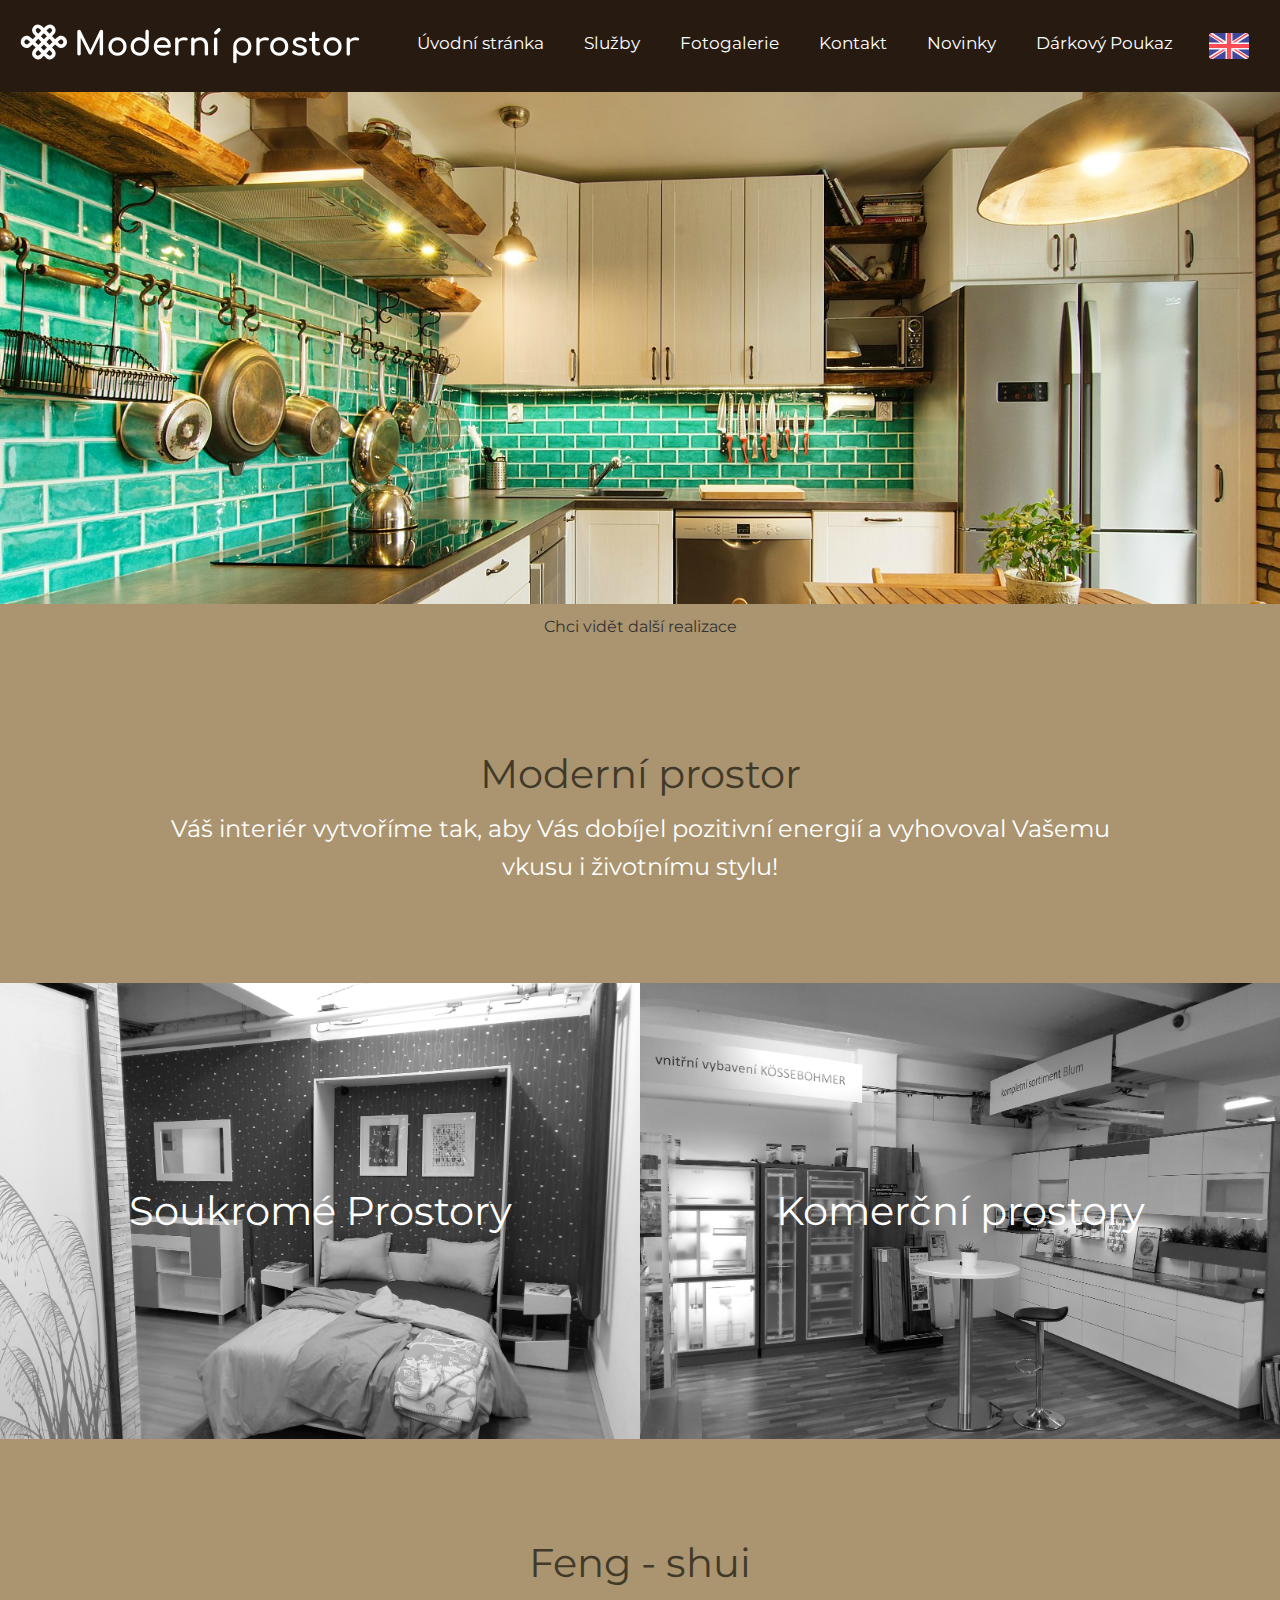
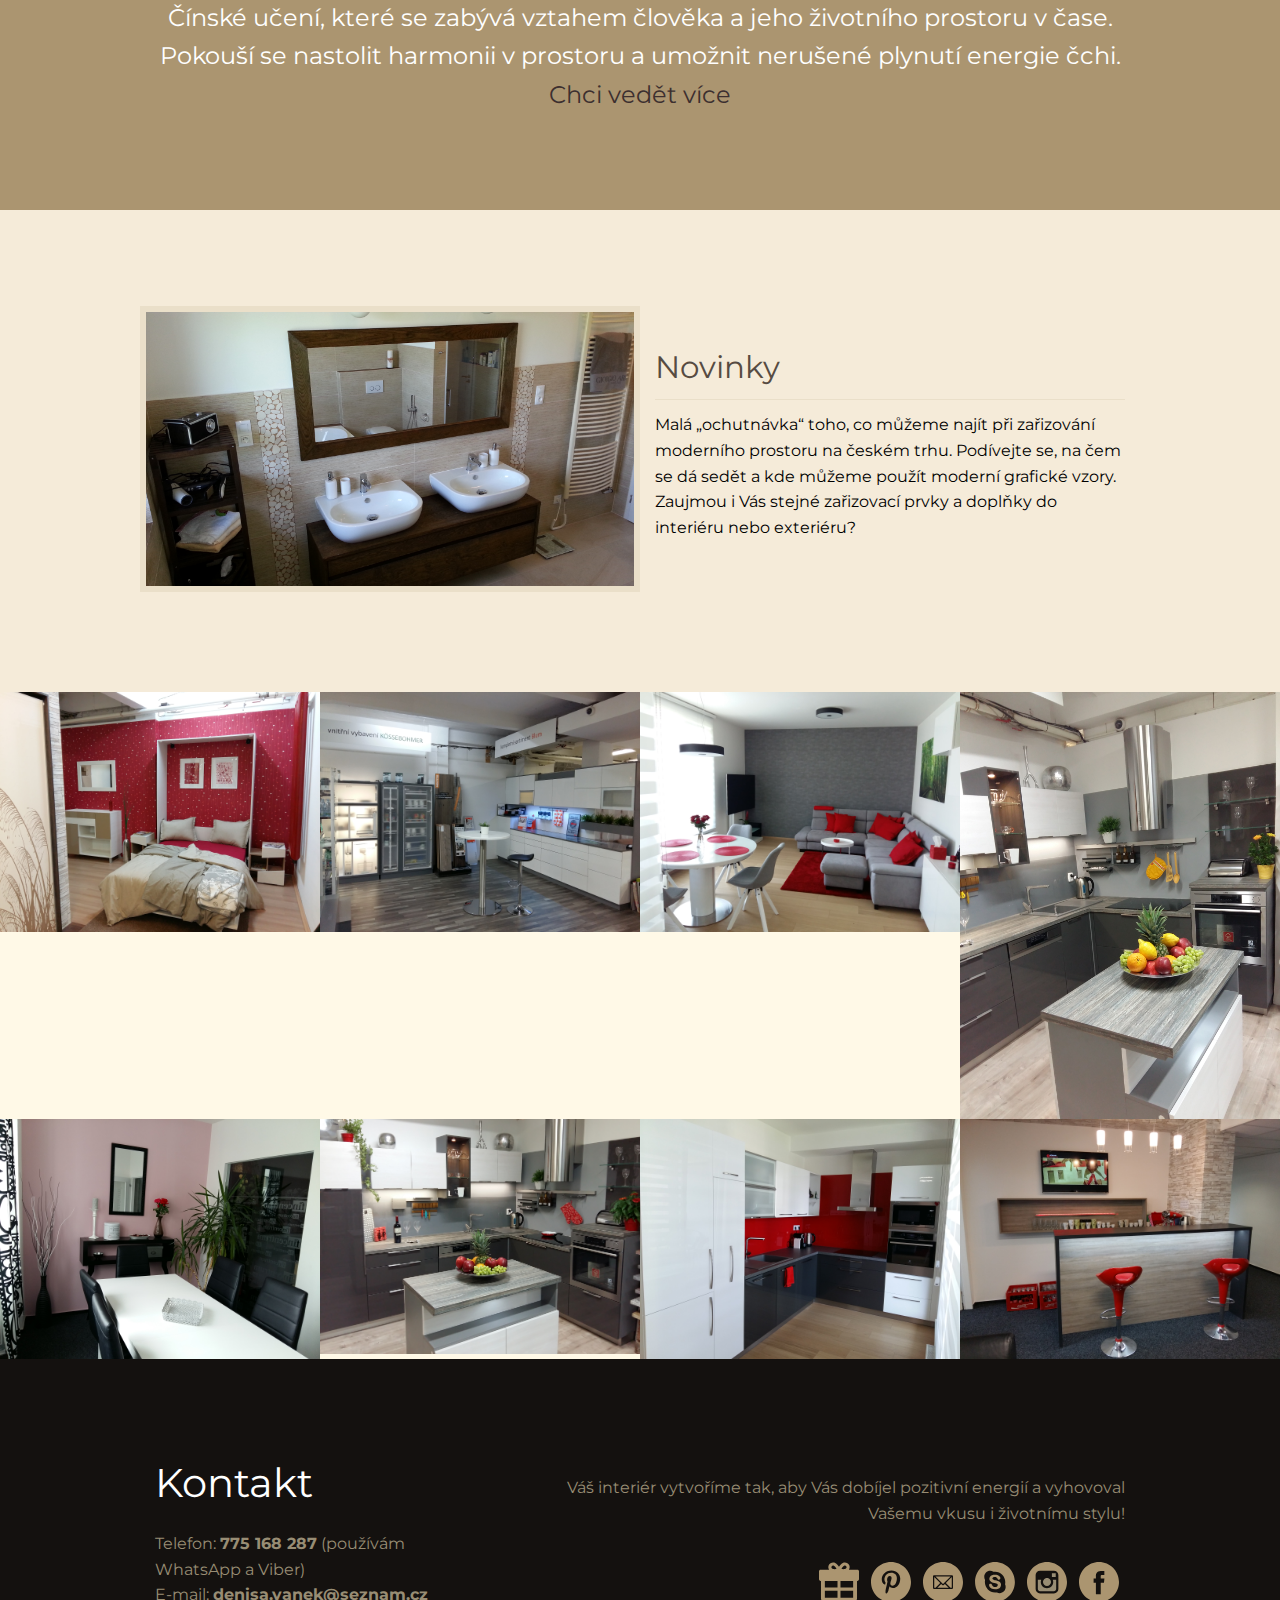
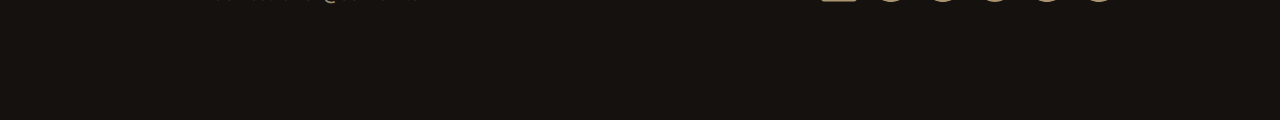
<file: index.html>
<!DOCTYPE html>
<html lang="cs">

<head>
    <meta charset="UTF-8">
    <title>Úvod</title>
    <meta name="viewport" content="width=device-width, initial-scale=1">
    <link rel="stylesheet" href="css/foundation.css">
    <link rel="stylesheet" href="css/styly.css">
    <link href="https://fonts.googleapis.com/css?family=Montserrat&amp;subset=latin-ext" rel="stylesheet">
</head>

<body>
     <!-- Horní-menu -->
    <div class="horni-menu">
        <header class="row expanded">
            <div class="column">
                <a href="/">
                    <img class="logo" src="images/white_logo.svg" alt="Moderni_prostor">
                </a>

                <ul class="menu">
                    <li class="menu_button">
                        <a href="index.html">Úvodní stránka</a>
                    </li>
                    <li class="menu_button">
                        <a href="sluzby.html">Služby</a>
                    </li>
                    <li class="menu_button">
                        <a href="fotogalerie.html">Fotogalerie</a>
                    </li>
                    <li class="menu_button">
                        <a href="kontakt.html">Kontakt</a>
                    </li>
                    <li class="menu_button">
                        <a href="novinky.html">Novinky</a>
                    </li>
                    <li class="menu_button">
                        <a href="darkovy-poukaz.html">Dárkový Poukaz</a>
                    </li>
                    <li>
						<a href="#"><img class="vlajka" src="images/English.svg" alt=""></a>
					</li>
                </ul>
            </div>
        </header>
    </div>
    <!-- Konec - Horní-menu -->
    <main>
        <article class="article">
            <!-- tohle je úvodní obrázek -->
            <div class="uvodni_obrazek">
            </div>
            
            
				<p class="odkaz_realizace"><a href="fotogalerie.html">Chci vidět další realizace</a></p>
            
         <div class="hero2">
                <!-- tohle je úvodní text -->
                <div class="row hero_text p-tb">
                    <h2>Moderní prostor</h2>
                    <p>Váš interiér vytvoříme tak, aby Vás dobíjel pozitivní energií a&nbsp;vyhovoval Vašemu vkusu i&nbsp;životnímu stylu!</p>
                </div>
            </div>

            <div class="expanded row hlavni-tlacitka">
                <div class="large-6 column obal">
                    <a class="soukrome" href="#">
                        <h2>Soukromé Prostory</h2>
                    </a>
                </div>
                <div class="large-6 column obal">
                    <a class="komercni" href="#">
                        <h2>Komerční prostory</h2>
                    </a>
                </div>
            </div>

            <div class="hero2">
                <!-- tohle je druhý úvodní text -->
                <div class="row hero_text p-tb">
                    <h2>Feng - shui</h2>
                    <p>Čínské učení, které se zabývá vztahem člověka a jeho životního prostoru v čase. Pokouší se nastolit harmonii v prostoru a umožnit nerušené plynutí energie čchi.</p>
                    
                  <p class="chci_vice"><a href="sluzby.html">Chci vedět více</a></p>
                    
                </div>
            </div>

            <div class="novinky_pozadi p-tb">
                <div class="exapanded row novinky">

                    <a href="novinky.html">
                        <img class="medium-6 column novinky_img" src="images/TEST.jpg" alt="koupelna">
                    </a>

                    <div class="medium-6 column novinky_text">
                        <a href="novinky.html">
                            <h3>Novinky</h3>
                        </a>
                        <p>Malá „ochutnávka“ toho, co můžeme najít při zařizování moderního prostoru na českém trhu. Podívejte se, na čem se dá sedět a kde můžeme použít moderní grafické vzory. Zaujmou i Vás stejné zařizovací prvky a doplňky do interiéru nebo exteriéru?</p>
                    </div>
                </div>
            </div>

            <!--       -->
        </article>

        <section class="expanded row">
            <img class="medium-3 column galerie" src="images/soukromy1.jpg" alt="">
            <img class="medium-3 column galerie" src="images/komercni1.jpg" alt="">
            <img class="medium-3 column galerie" src="images/soukromy3.jpg" alt="">
            <img class="medium-3 column galerie" src="images/soukromy2.jpg" alt="">
            <img class="medium-3 column galerie" src="images/komercni2.jpg" alt="">
            <img class="medium-3 column galerie" src="images/soukromy5.jpg" alt="">
            <img class="medium-3 column galerie" src="images/soukromy4.jpg" alt="">
            <img class="medium-3 column galerie" src="images/komercni3.jpg" alt="">
        </section>
    </main>
    <footer class="p-tb">
        <div class="kontakt row">
            <div class="medium-4 column kontaktinfo">
                <h2>Kontakt</h2>
                <p>Telefon:
                    <strong>775 168 287</strong> (používám WhatsApp a Viber)
                    <br> E-mail:
                    <strong>denisa.vanek@seznam.cz</strong>
                </p>
            </div>

            <div class="medium-8 column moto">
                <p>Váš interiér vytvoříme tak, aby Vás dobíjel pozitivní energií a vyhovoval
                    <br> Vašemu vkusu i životnímu stylu!</p>

                <div class="socialsites">

                    <a href="https://www.facebook.com/denisa.vanek">
                        <img src="images/facebook.svg" alt="Logo Facebooku">
                    </a>
                    
					<a href="https://www.instagram.com/denisa.vanek/">
						<img src="images/instagram-logo.svg" alt="Logo Instagramu">
					</a>
                   
                    <a href="skype:denisa.vanek?call">
                        <img src="images/skype1.svg" alt="Logo Skypu">
                    </a>

                    <a href="kontakt.html">
                        <img src="images/email.svg" alt="Logo Emailu">
                    </a>

                    <a href="https://cz.pinterest.com/denisavanek/">
                        <img src="images/pinterest.svg" alt="Logo Pinterestu">
                    </a>

                    <a href="darkovy-poukaz.html">
                        <img src="images/voucher.svg" alt="Logo Vouchru darkový poukaz">
                    </a>
                </div>
            </div>
        </div>
    </footer>
</body>

</html>
</file>
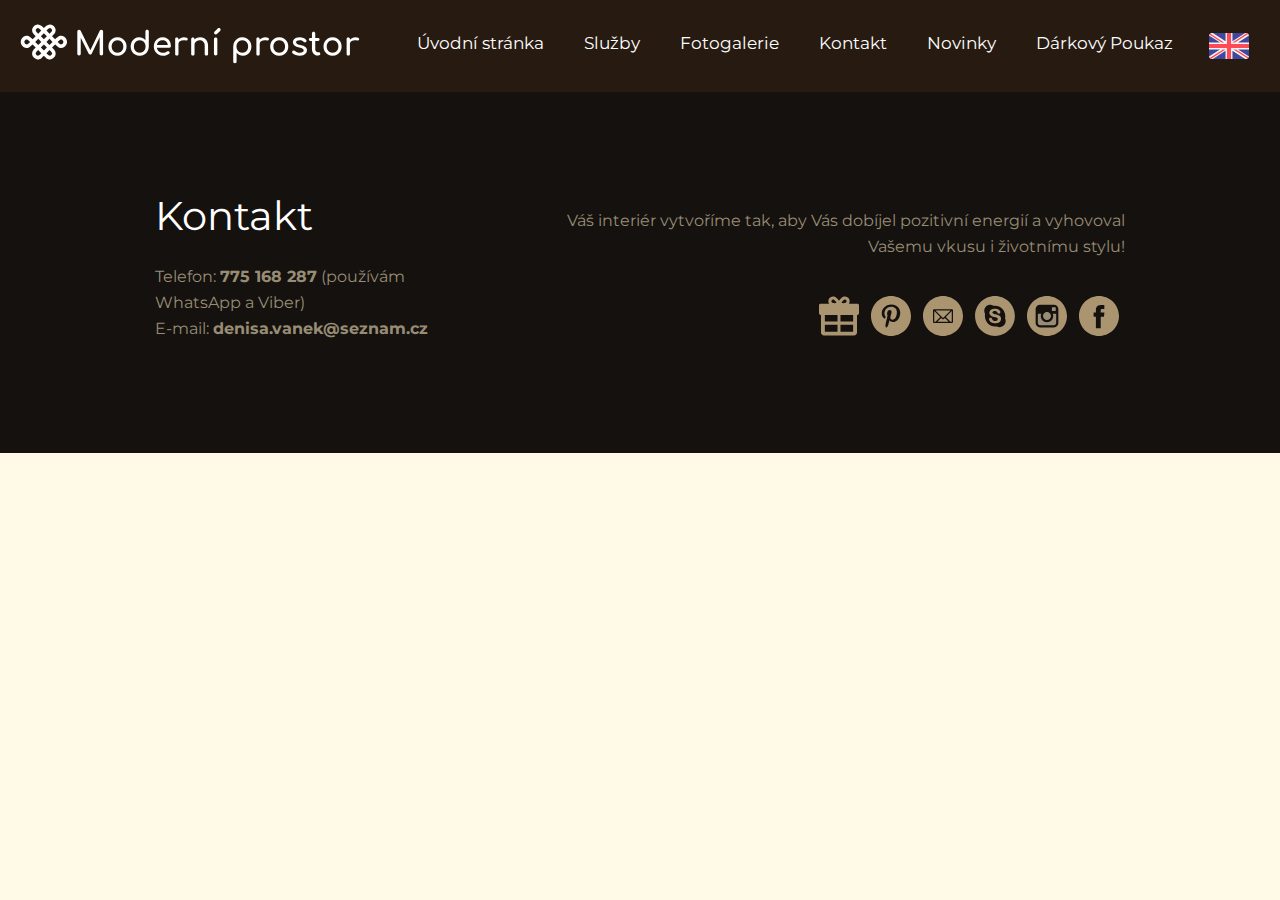
<file: fotogalerie.html>
<!DOCTYPE html>
<html lang="cs">
<head>
    <meta charset="UTF-8">
    <title>Fotogalerie</title>
    <meta name="viewport" content="width=device-width, initial-scale=1">
    <link rel="stylesheet" href="css/foundation.css">
    <link rel="stylesheet" href="css/styly.css">
    <link href="https://fonts.googleapis.com/css?family=Montserrat&amp;subset=latin-ext" rel="stylesheet">
</head>

<body>
    <!-- Horní-menu -->
    <div class="horni-menu">
        <header class="row expanded">
            <div class="column">
                <a href="/">
                    <img class="logo" src="images/white_logo.svg" alt="Moderni_prostor">
                </a>

                <ul class="menu">
                    <li class="menu_button">
                        <a href="index.html">Úvodní stránka</a>
                    </li>
                    <li class="menu_button">
                        <a href="sluzby.html">Služby</a>
                    </li>
                    <li class="menu_button">
                        <a href="fotogalerie.html">Fotogalerie</a>
                    </li>
                    <li class="menu_button">
                        <a href="kontakt.html">Kontakt</a>
                    </li>
                    <li class="menu_button">
                        <a href="novinky.html">Novinky</a>
                    </li>
                    <li class="menu_button">
                        <a href="darkovy-poukaz.html">Dárkový Poukaz</a>
                    </li>
                    <li>
						<a href="#"><img class="vlajka" src="images/English.svg" alt=""></a>
					</li>
                </ul>
            </div>
        </header>
    </div>
    <!-- Konec - Horní-menu -->
    
    <footer class="p-tb">
		<div class="kontakt row">
			<div class="medium-4 column kontaktinfo">
				<h2>Kontakt</h2>
				<p>Telefon:
					<strong>775 168 287</strong> (používám WhatsApp a Viber)
					<br> E-mail:
					<strong>denisa.vanek@seznam.cz</strong>
				</p>
			</div>

			<div class="medium-8 column moto">
				<p>Váš interiér vytvoříme tak, aby Vás dobíjel pozitivní energií a vyhovoval
					<br> Vašemu vkusu i životnímu stylu!</p>

				<div class="socialsites">

					<a href="https://www.facebook.com/denisa.vanek">
                        <img src="images/facebook.svg" alt="Logo Facebooku">
                    </a>
                    
					<a href="https://www.instagram.com/denisa.vanek/">
						<img src="images/instagram-logo.svg" alt="Logo Instagramu">
					</a>
					<a href="skype:denisa.vanek?call">
                        <img src="images/skype1.svg" alt="Logo Skypu">
                    </a>

					<a href="kontakt.html">
                        <img src="images/email.svg" alt="Logo Emailu">
                    </a>

					<a href="https://cz.pinterest.com/denisavanek/">
                        <img src="images/pinterest.svg" alt="Logo Pinterestu">
                    </a>

					<a href="darkovy-poukaz.html">
                        <img src="images/voucher.svg" alt="Logo Vouchru darkový poukaz">
                    </a>
				</div>
			</div>
		</div>
	</footer>
    
</body>
</html>
</file>
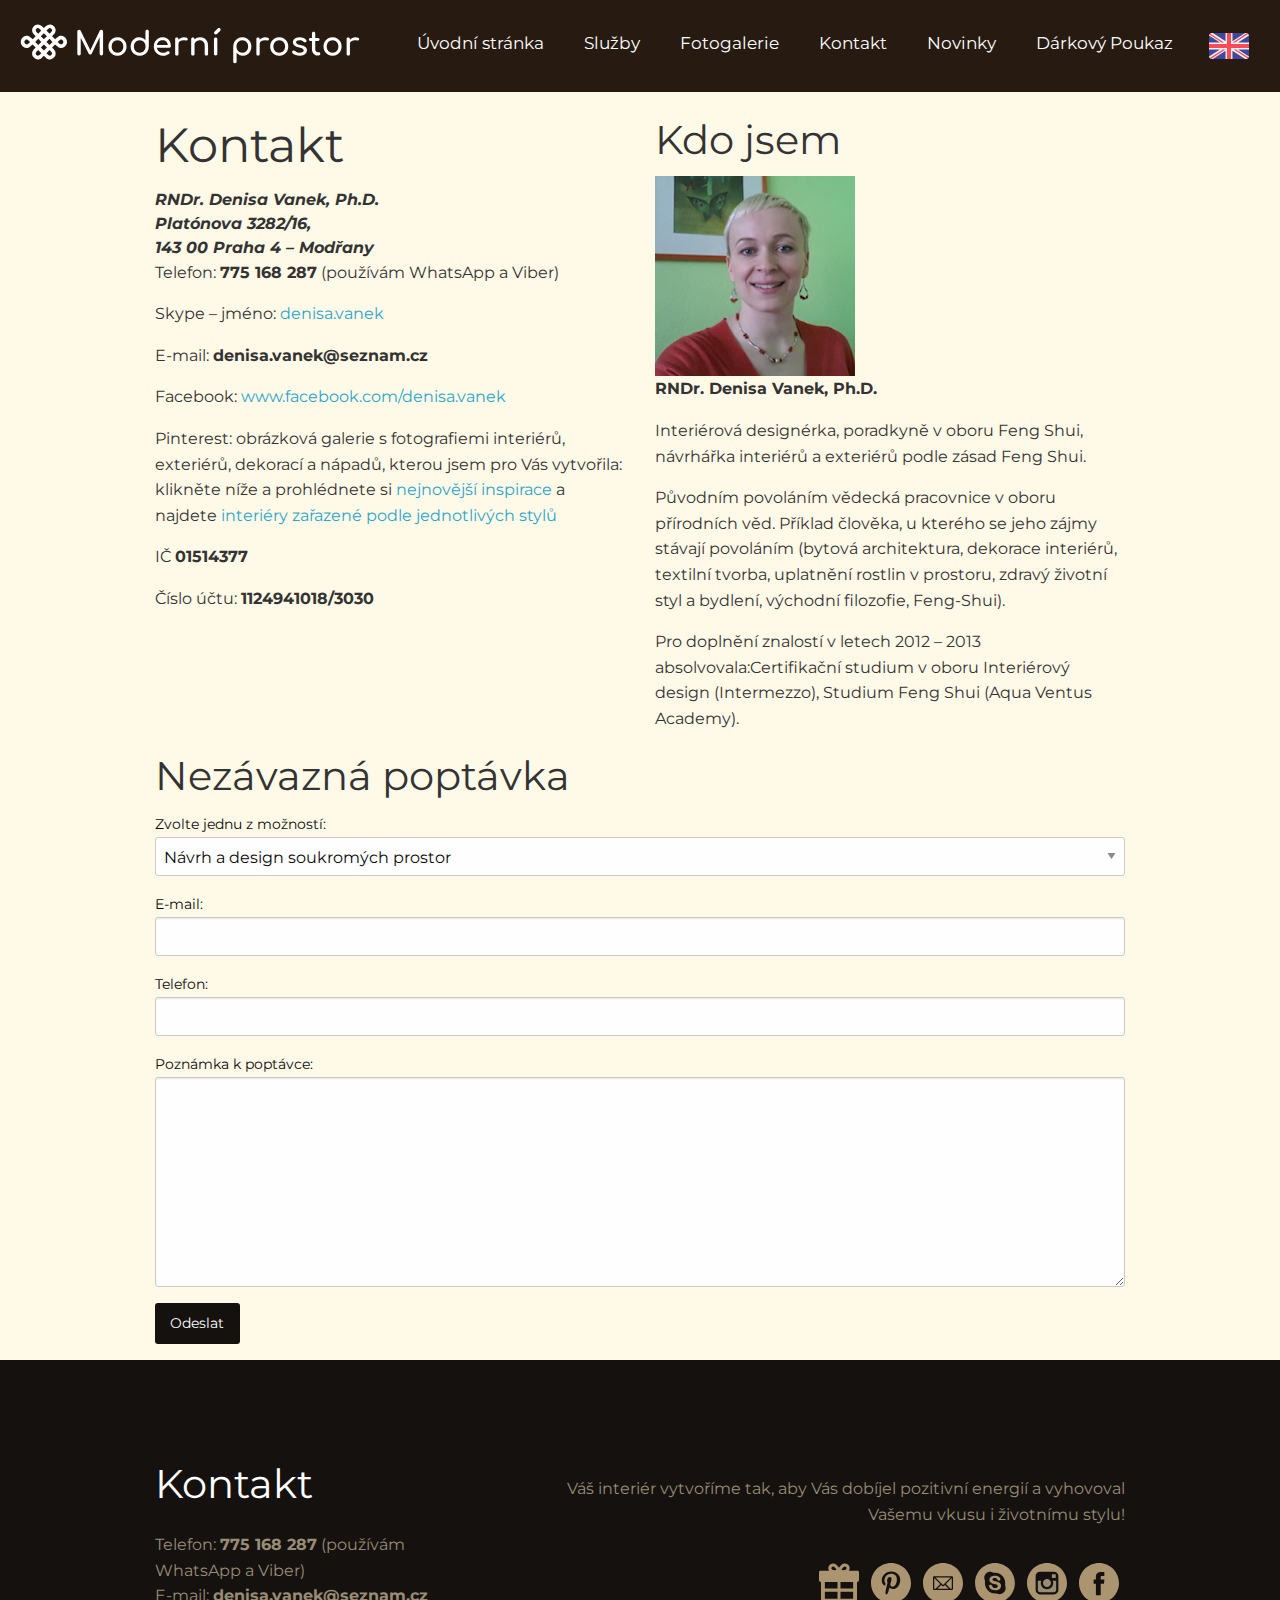
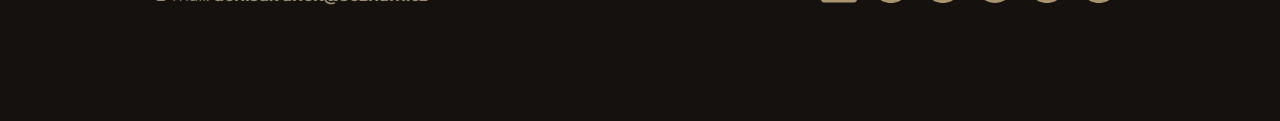
<file: kontakt.html>
<!DOCTYPE html>
<html lang="cs">

<head>
    <meta charset="UTF-8">

    <title>Kontakt</title>

    <meta name="viewport" content="width=device-width, initial-scale=1">
    <link rel="stylesheet" href="css/foundation.css">
    <link rel="stylesheet" href="css/styly.css">
    <link href="https://fonts.googleapis.com/css?family=Montserrat&amp;subset=latin-ext" rel="stylesheet">
    <link href="https://fonts.googleapis.com/css?family=Francois+One&amp;subset=latin-ext" rel="stylesheet">

</head>

<body>
    <!-- Horní-menu -->
    <div class="horni-menu">
        <header class="row expanded">
            <div class="column">
                <a href="/">
                    <img class="logo" src="images/white_logo.svg" alt="Moderni_prostor">
                </a>

                <ul class="menu">
                    <li class="menu_button">
                        <a href="index.html">Úvodní stránka</a>
                    </li>
                    <li class="menu_button">
                        <a href="sluzby.html">Služby</a>
                    </li>
                    <li class="menu_button">
                        <a href="fotogalerie.html">Fotogalerie</a>
                    </li>
                    <li class="menu_button">
                        <a href="kontakt.html">Kontakt</a>
                    </li>
                    <li class="menu_button">
                        <a href="novinky.html">Novinky</a>
                    </li>
                    <li class="menu_button">
                        <a href="darkovy-poukaz.html">Dárkový Poukaz</a>
                    </li>
                    <li>
						<a href="#"><img class="vlajka" src="images/English.svg" alt=""></a>
					</li>
                </ul>
            </div>
        </header>
    </div>
    <!-- Konec - Horní-menu -->
    
    <div class="row">

        <div class="medium-6 column">
            <h1 class="h1_kontakt">Kontakt</h1>
            <address>
                <strong>RNDr. Denisa Vanek, Ph.D.
                    <br> Platónova 3282/16,
                    <br> 143 00 Praha 4 – Modřany</strong>
                <br>
            </address>

            <p>Telefon:
                <strong>775 168 287</strong> (používám WhatsApp a Viber)</p>

            <p>Skype – jméno:
                <a href="#">denisa.vanek</a>
            </p>

            <p>E-mail:
                <strong>denisa.vanek@seznam.cz</strong>
            </p>

            <p>Facebook:
                <a href="https://www.facebook.com/denisa.vanek">www.facebook.com/denisa.vanek</a>
            </p>

            <p>Pinterest: obrázková galerie s fotografiemi interiérů, exteriérů, dekorací a nápadů, kterou jsem pro Vás vytvořila:
                klikněte níže a prohlédnete si
                <a href="https://cz.pinterest.com/denisavanek/pins/">nejnovější inspirace</a> a najdete
                <a href="https://cz.pinterest.com/denisavanek/boards/">interiéry zařazené podle jednotlivých stylů</a>
            </p>

            <p>IČ
                <strong>01514377</strong>
            </p>

            <p>Číslo účtu:
                <strong>1124941018/3030</strong>
            </p>

        </div>

        <div class="medium-6 column">
            <h2 class="h2_kontakt">Kdo jsem</h2>

            <img src="images/Denisa-Vanek.jpg" alt="Denisa Vanek">

            <p>
                <strong>RNDr. Denisa Vanek, Ph.D.</strong>
            </p>

            <p>Interiérová designérka, poradkyně v oboru Feng Shui, návrhářka interiérů a exteriérů podle zásad Feng Shui.
            </p>

            <p>Původním povoláním vědecká pracovnice v oboru přírodních věd. Příklad člověka, u kterého se jeho zájmy stávají
                povoláním (bytová architektura, dekorace interiérů, textilní tvorba, uplatnění rostlin v prostoru, zdravý
                životní styl a bydlení, východní filozofie, Feng-Shui).</p>

            <p>Pro doplnění znalostí v letech 2012 – 2013 absolvovala:Certifikační studium v oboru Interiérový design (Intermezzo),
                Studium Feng Shui (Aqua Ventus Academy).</p>
        </div>
    </div>

    <div class="row">
        <div class="column">

            <h2>Nezávazná poptávka</h2>

            <form action="" method="">

                <label for="jmeno">Zvolte jednu z možností:</label>

                <select>
                    <option value="návrh a design soukromých prostor">Návrh a design soukromých prostor</option>
                    <option value="návrh a design komerčních prostor">Návrh a design komerčních prostor</option>
                    <option value="návrh a design dětských prostor">Návrh a design dětských prostor</option>
                    <option value="feng-shui analýza a poradenství v interiéru">Feng-shui analýza a poradenství v interiéru</option>
                    <option value="feng-shui analýza a poradenství v exteriéru">Feng-shui analýza a poradenství v exteriéru</option>
                    <option value="pomoc designéra">Pomoc designéra</option>
                    <option value="jiná možnost">Jiná možnost</option>
                </select>

                <label>E-mail:
                    <input name="email" type="text" placeholder="">
                </label>

                <label>Telefon:
                    <input name="telefon" type="number">
                </label>

                <label>Poznámka k poptávce:
                    <textarea name="poznamka" rows="8">
                    </textarea>
                </label>

                <input class="button" name="odeslat" type="submit" value="Odeslat">

            </form>
        </div>
    </div>

    <footer class="p-tb">
        <div class="kontakt row">
            <div class="medium-4 column kontaktinfo">
                <h2>Kontakt</h2>
                <p>Telefon:
                    <strong>775 168 287</strong> (používám WhatsApp a Viber)
                    <br> E-mail:
                    <strong>denisa.vanek@seznam.cz</strong>
                </p>
            </div>

            <div class="medium-8 column moto">
                <p>Váš interiér vytvoříme tak, aby Vás dobíjel pozitivní energií a vyhovoval
                    <br> Vašemu vkusu i životnímu stylu!</p>

                <div class="socialsites">

                    <a href="https://www.facebook.com/denisa.vanek">
                        <img src="images/facebook.svg" alt="Logo Facebooku">
                    </a>
                    
					<a href="https://www.instagram.com/denisa.vanek/">
						<img src="images/instagram-logo.svg" alt="Logo Instagramu">
					</a>
                   
                    <a href="skype:denisa.vanek?call">
                        <img src="images/skype1.svg" alt="Logo Skypu">
                    </a>

                    <a href="kontakt.html">
                        <img src="images/email.svg" alt="Logo Emailu">
                    </a>

                    <a href="https://cz.pinterest.com/denisavanek/">
                        <img src="images/pinterest.svg" alt="Logo Pinterestu">
                    </a>

                    <a href="darkovy-poukaz.html">
                        <img src="images/voucher.svg" alt="Logo Vouchru darkový poukaz">
                    </a>
                </div>
            </div>
        </div>
    </footer>
</body>

</html>
</file>
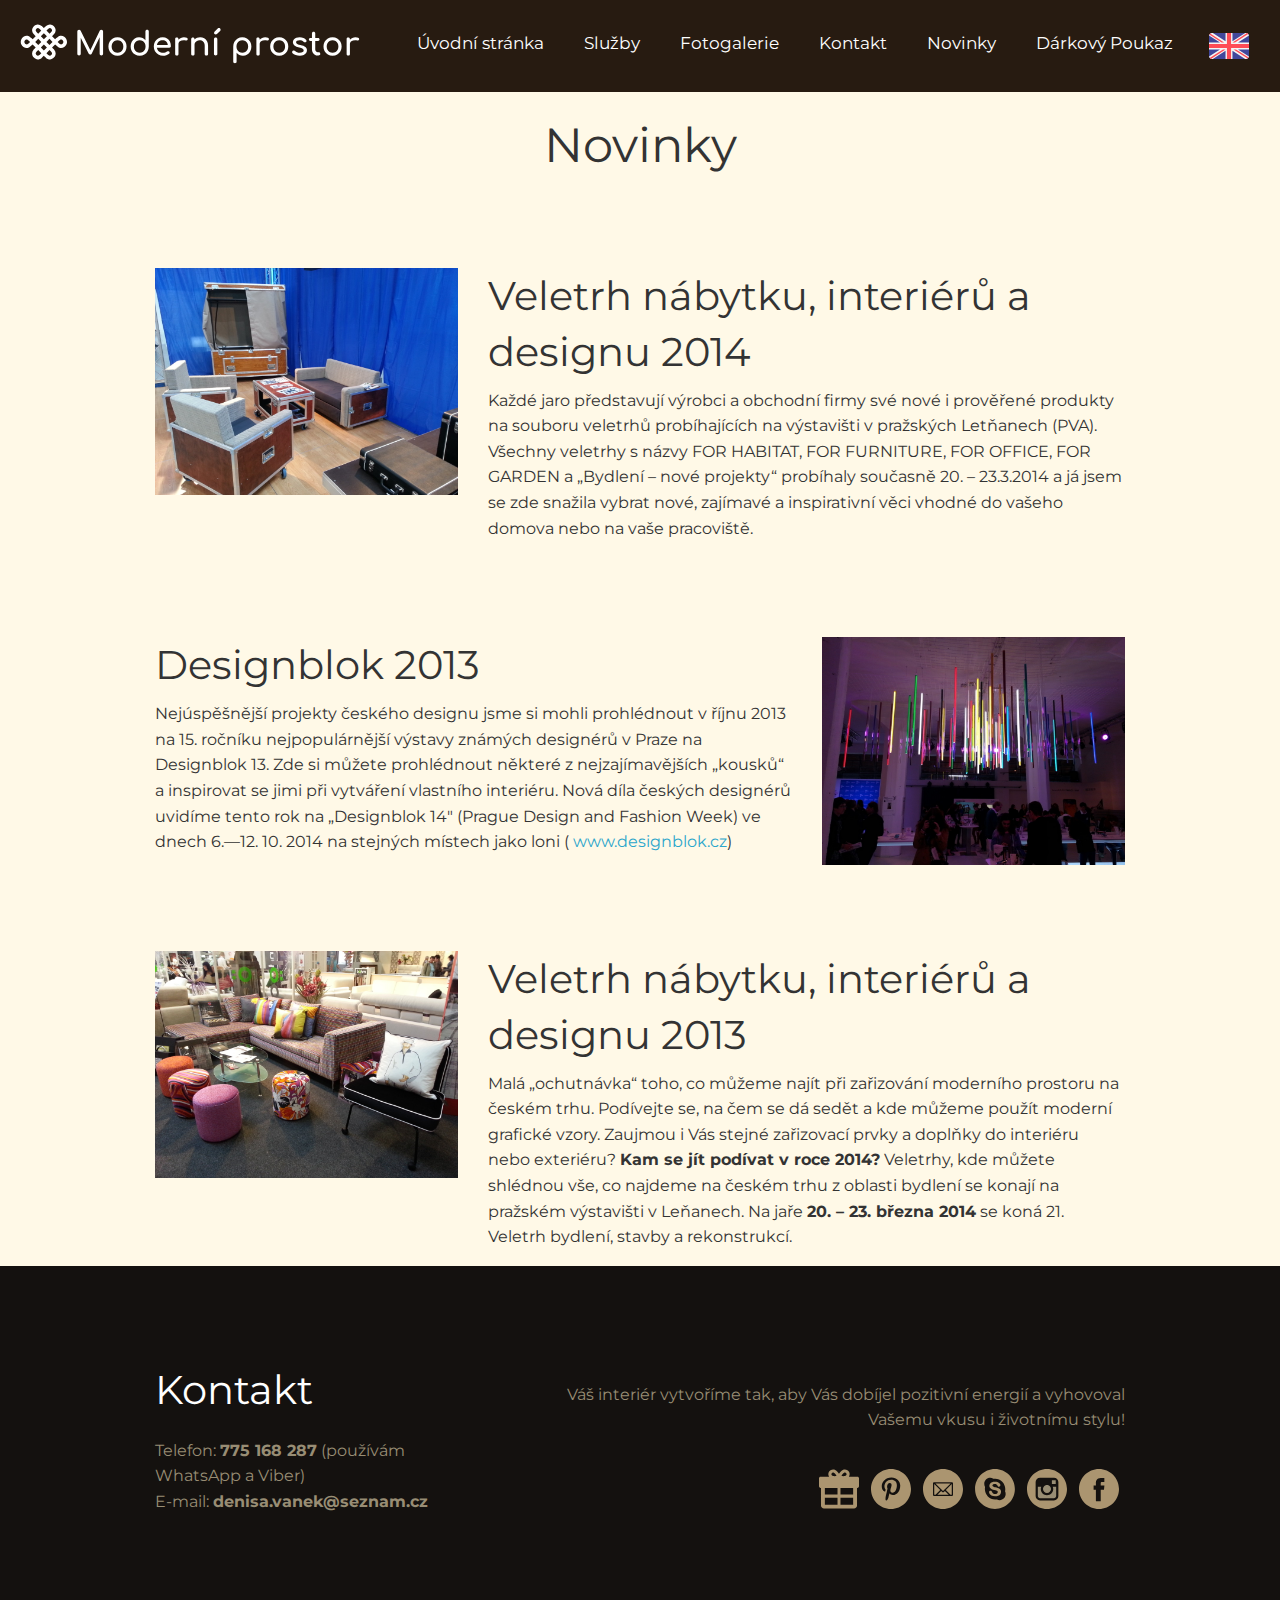
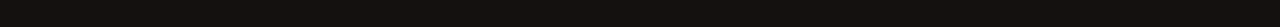
<file: novinky.html>
<!DOCTYPE html>
<html lang="cs">

<head>
	<meta charset="UTF-8">
	<title>Novinky</title>
	<meta name="viewport" content="width=device-width, initial-scale=1">
	<link rel="stylesheet" href="css/foundation.css">
	<link rel="stylesheet" href="css/styly.css">
	<link href="https://fonts.googleapis.com/css?family=Montserrat&amp;subset=latin-ext" rel="stylesheet">
</head>

<body>
	<!-- Horní-menu -->
	<div class="horni-menu">
		<header class="row expanded">
			<div class="column">
				<a href="/">
					<img class="logo" src="images/white_logo.svg" alt="Moderni_prostor">
				</a>

				<ul class="menu">
					<li class="menu_button">
						<a href="index.html">Úvodní stránka</a>
					</li>
					<li class="menu_button">
						<a href="sluzby.html">Služby</a>
					</li>
					<li class="menu_button">
						<a href="fotogalerie.html">Fotogalerie</a>
					</li>
					<li class="menu_button">
						<a href="kontakt.html">Kontakt</a>
					</li>
					<li class="menu_button">
						<a href="novinky.html">Novinky</a>
					</li>
					<li class="menu_button">
						<a href="darkovy-poukaz.html">Dárkový Poukaz</a>
					</li>
					<li>
						<a href="#">
							<img class="vlajka" src="images/English.svg" alt="">
						</a>
					</li>
				</ul>
			</div>
		</header>
	</div>
	<!-- Konec - Horní-menu -->
	<h1 class="nadpis_titulka">Novinky</h1>
	<main>
		<div class="row novinky__clanek">
			<article class="medium-4 column novinky__clanek__picture">
				<img src="images/veletrh_2014.jpg" alt="fotografie z veletrhu 2014.">
			</article>
			<section class="medium-8 column novinky__clanek__text">
				<h2>Veletrh nábytku, interiérů a designu 2014</h2>
				<p>Každé jaro představují výrobci a obchodní firmy své nové i prověřené produkty na souboru veletrhů probíhajících na výstavišti
					v pražských Letňanech (PVA). Všechny veletrhy s názvy FOR HABITAT, FOR FURNITURE, FOR OFFICE, FOR GARDEN a „Bydlení
					– nové projekty“ probíhaly současně 20. – 23.3.2014 a já jsem se zde snažila vybrat nové, zajímavé a inspirativní věci
					vhodné do vašeho domova nebo na vaše pracoviště.</p>
			</section>
		</div>
		<div class="row novinky__clanek">
			<article class="medium-8 column">
				<h2>Designblok 2013</h2>
				<p>Nejúspěšnější projekty českého designu jsme si mohli prohlédnout v říjnu 2013 na 15. ročníku nejpopulárnější výstavy
					známých designérů v Praze na Designblok 13. Zde si můžete prohlédnout některé z nejzajímavějších „kousků“ a inspirovat
					se jimi při vytváření vlastního interiéru. Nová díla českých designérů uvidíme tento rok na „Designblok 14″ (Prague
					Design and Fashion Week) ve dnech 6.—12. 10. 2014 na stejných místech jako loni (
					<a href="https://www.designblok.cz/">www.designblok.cz</a>)</p>
			</article>
			<section class="medium-4 column">
				<img src="images/designblok_2013.jpg" alt="foto z design bloku 2013.">
			</section>
		</div>
		<div class="row novinky__clanek">
			<article class="medium-4 column">
					<img src="images/veletrh_2013.jpg" alt="foto z velethru designu 2013.">
			</article>
			<section class="medium-8 column">
					<h2>Veletrh nábytku, interiérů a designu 2013</h2>
					<p>Malá „ochutnávka“ toho, co můžeme najít při zařizování moderního
						prostoru na českém trhu. Podívejte se, na čem se dá sedět a kde můžeme použít moderní grafické vzory. Zaujmou i Vás
						stejné zařizovací prvky a doplňky do interiéru nebo exteriéru? <strong>Kam se jít podívat v roce 2014?</strong> Veletrhy, kde můžete
						shlédnou vše, co najdeme na českém trhu z oblasti bydlení se konají na pražském výstavišti v Leňanech. Na jaře <strong>20. –
						23. března 2014</strong> se koná 21. Veletrh bydlení, stavby a rekonstrukcí.</p>
			</section>
		</div>
	</main>
	<footer class="p-tb">
			<div class="kontakt row">
				<div class="medium-4 column kontaktinfo">
					<h2>Kontakt</h2>
					<p>Telefon:
						<strong>775 168 287</strong> (používám WhatsApp a Viber)
						<br> E-mail:
						<strong>denisa.vanek@seznam.cz</strong>
					</p>
				</div>
	
				<div class="medium-8 column moto">
					<p>Váš interiér vytvoříme tak, aby Vás dobíjel pozitivní energií a vyhovoval
						<br> Vašemu vkusu i životnímu stylu!</p>
	
					<div class="socialsites">
	
						<a href="https://www.facebook.com/denisa.vanek">
							<img src="images/facebook.svg" alt="Logo Facebooku">
						</a>
						
						<a href="https://www.instagram.com/denisa.vanek/">
							<img src="images/instagram-logo.svg" alt="Logo Instagramu">
						</a>
					   
						<a href="skype:denisa.vanek?call">
							<img src="images/skype1.svg" alt="Logo Skypu">
						</a>
	
						<a href="kontakt.html">
							<img src="images/email.svg" alt="Logo Emailu">
						</a>
	
						<a href="https://cz.pinterest.com/denisavanek/">
							<img src="images/pinterest.svg" alt="Logo Pinterestu">
						</a>
	
						<a href="darkovy-poukaz.html">
							<img src="images/voucher.svg" alt="Logo Vouchru darkový poukaz">
						</a>
					</div>
				</div>
			</div>
		</footer>

</body>

</html>
</file>
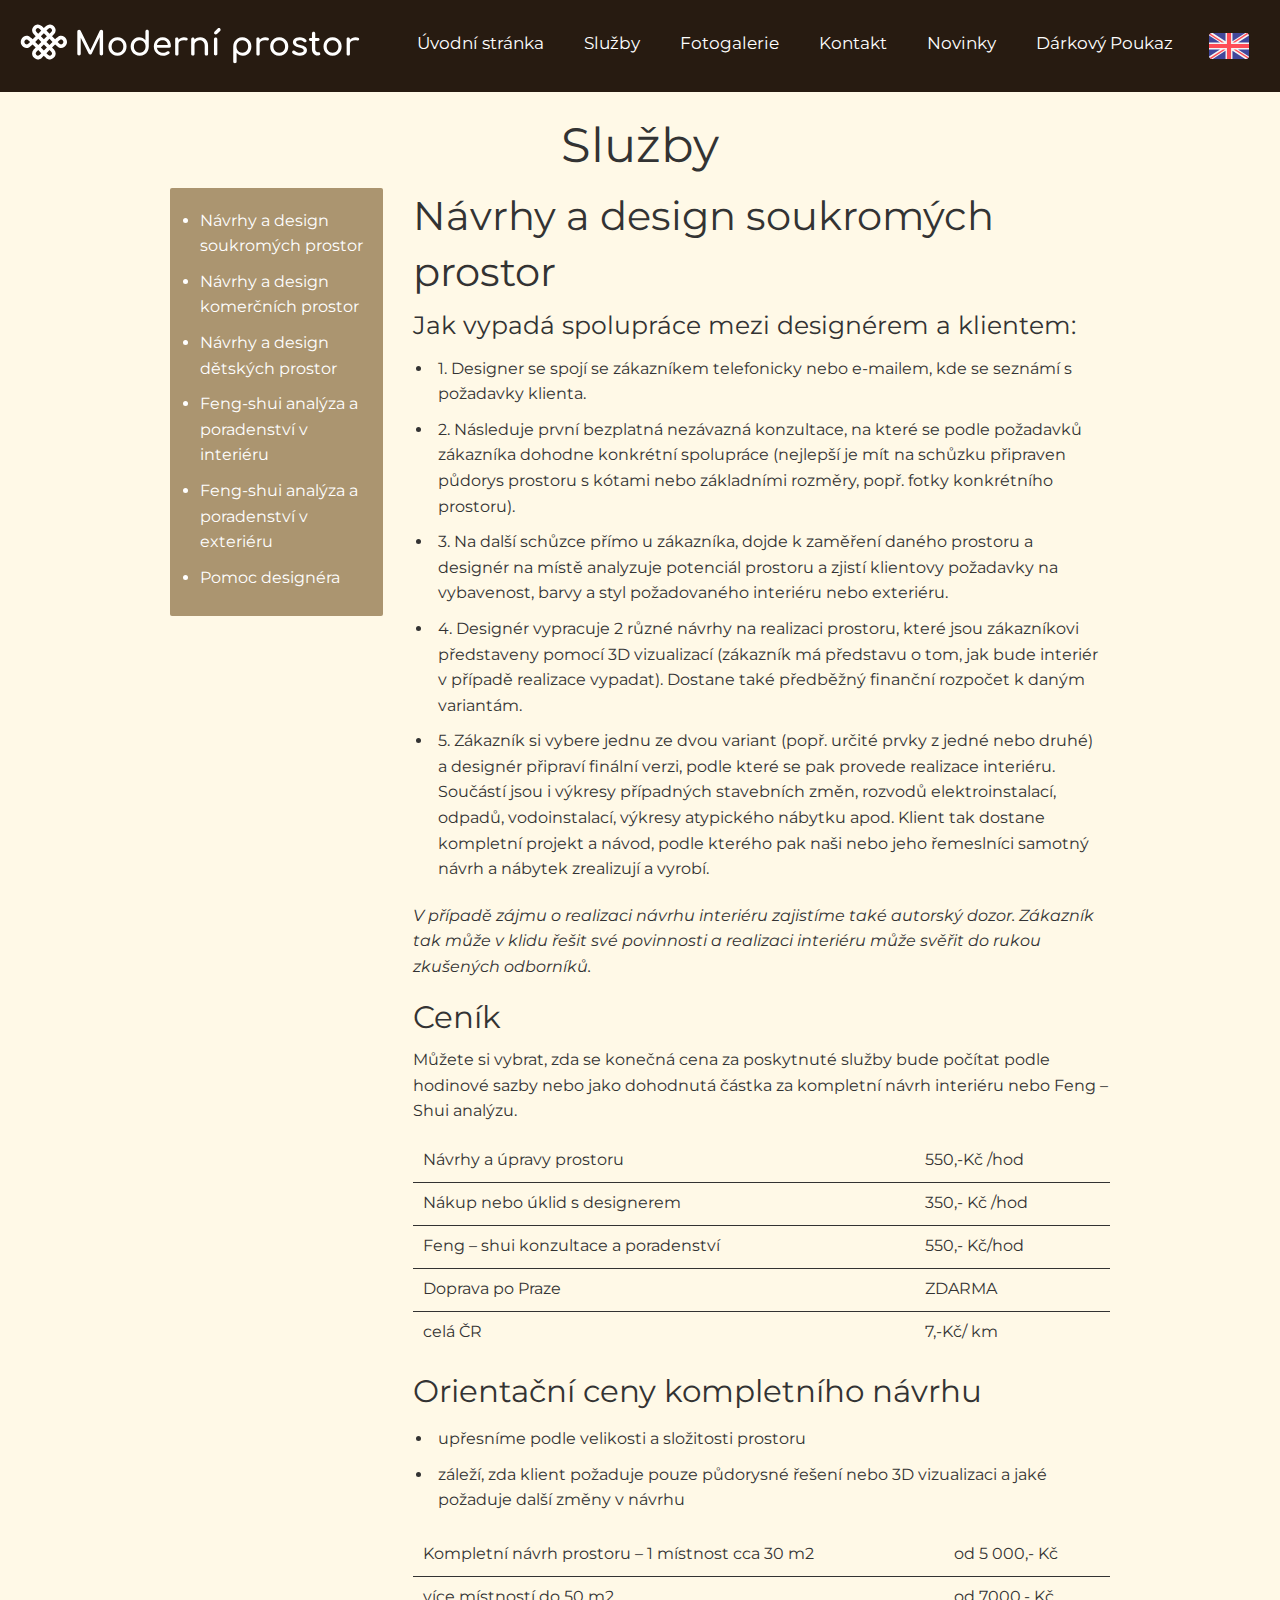
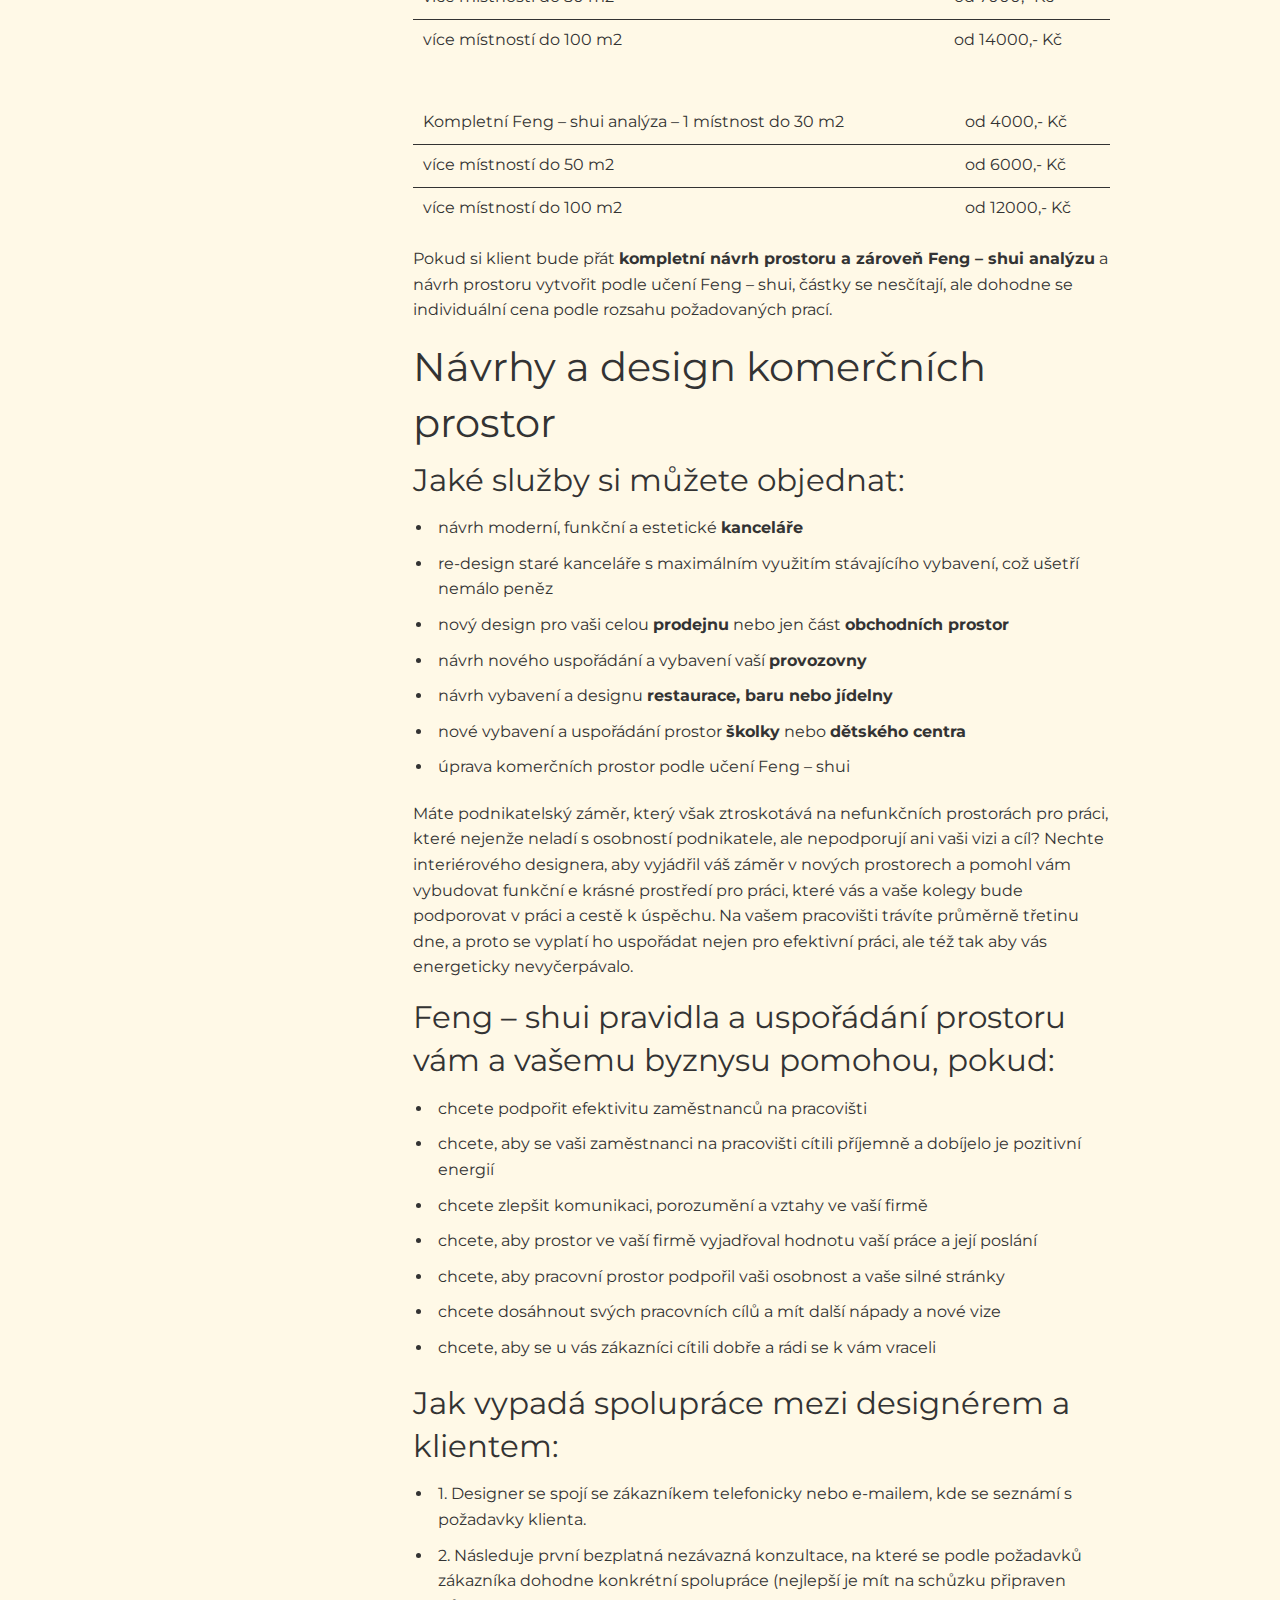
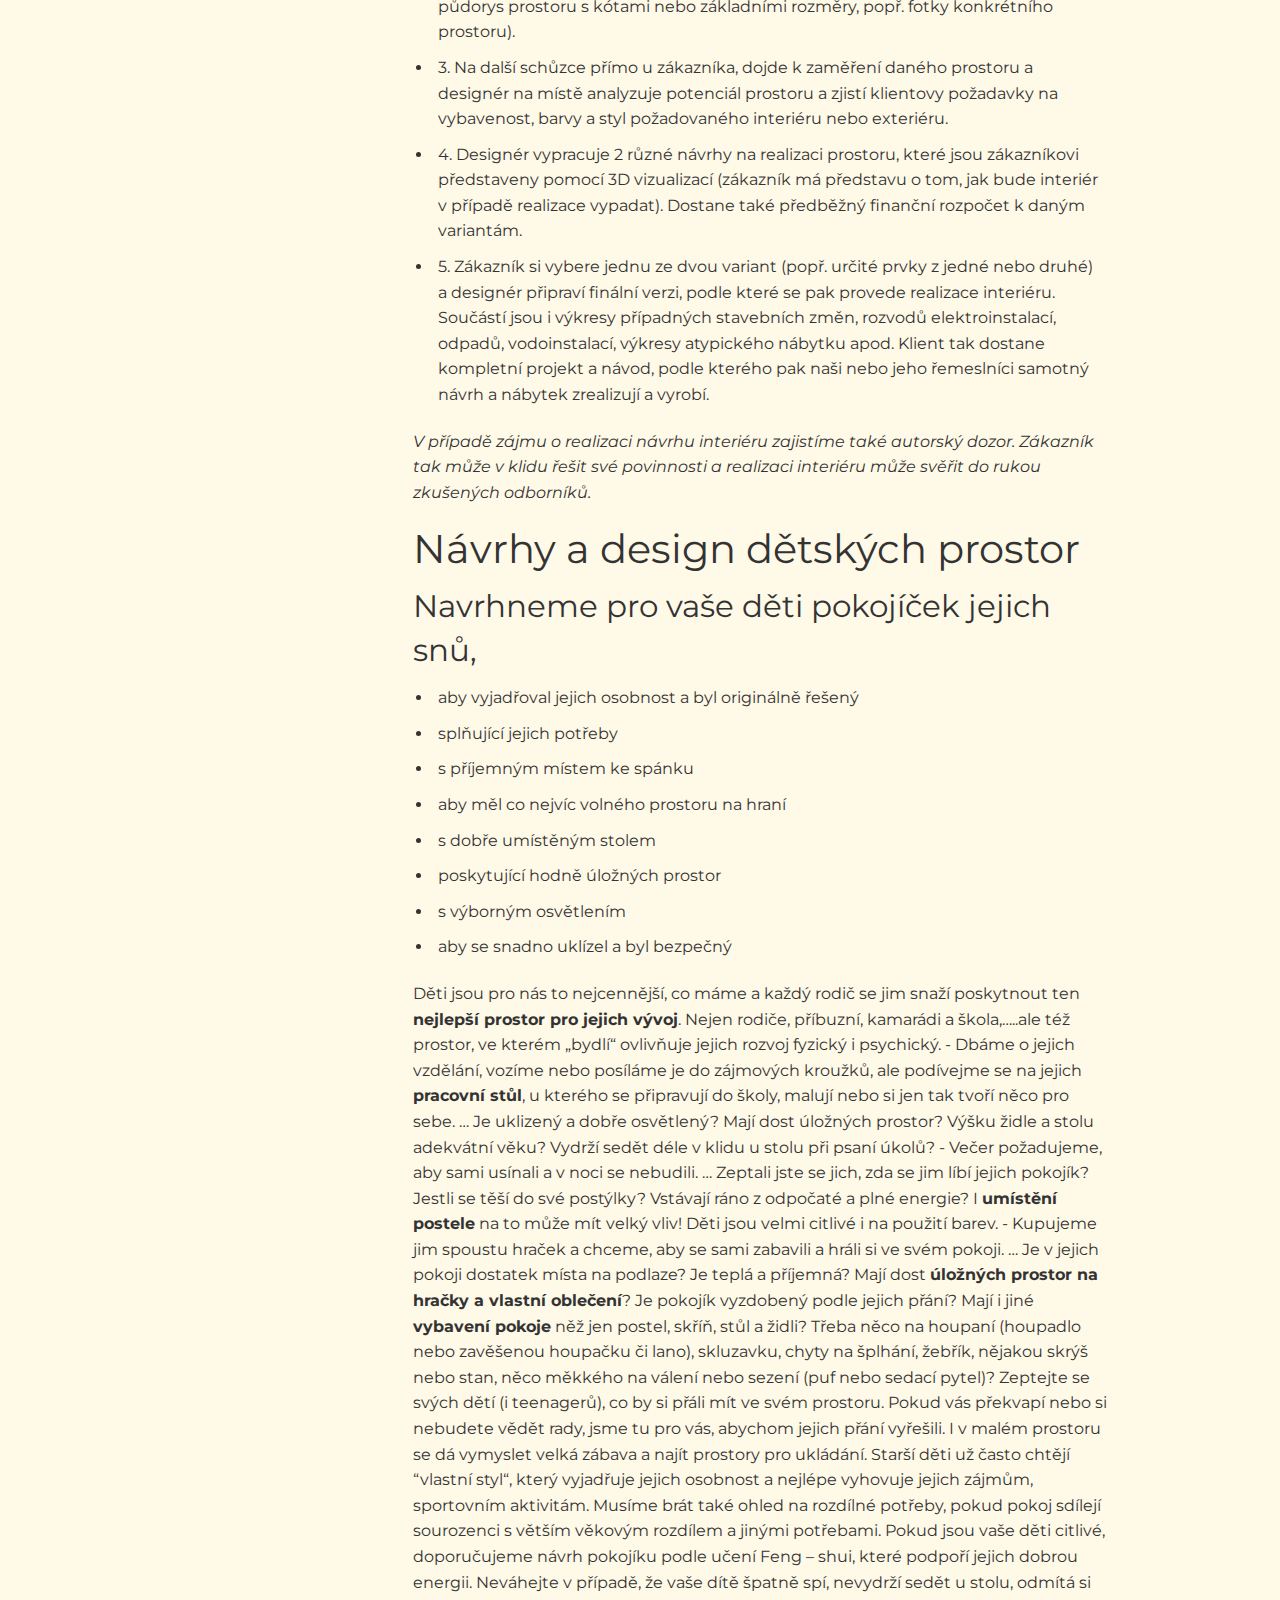
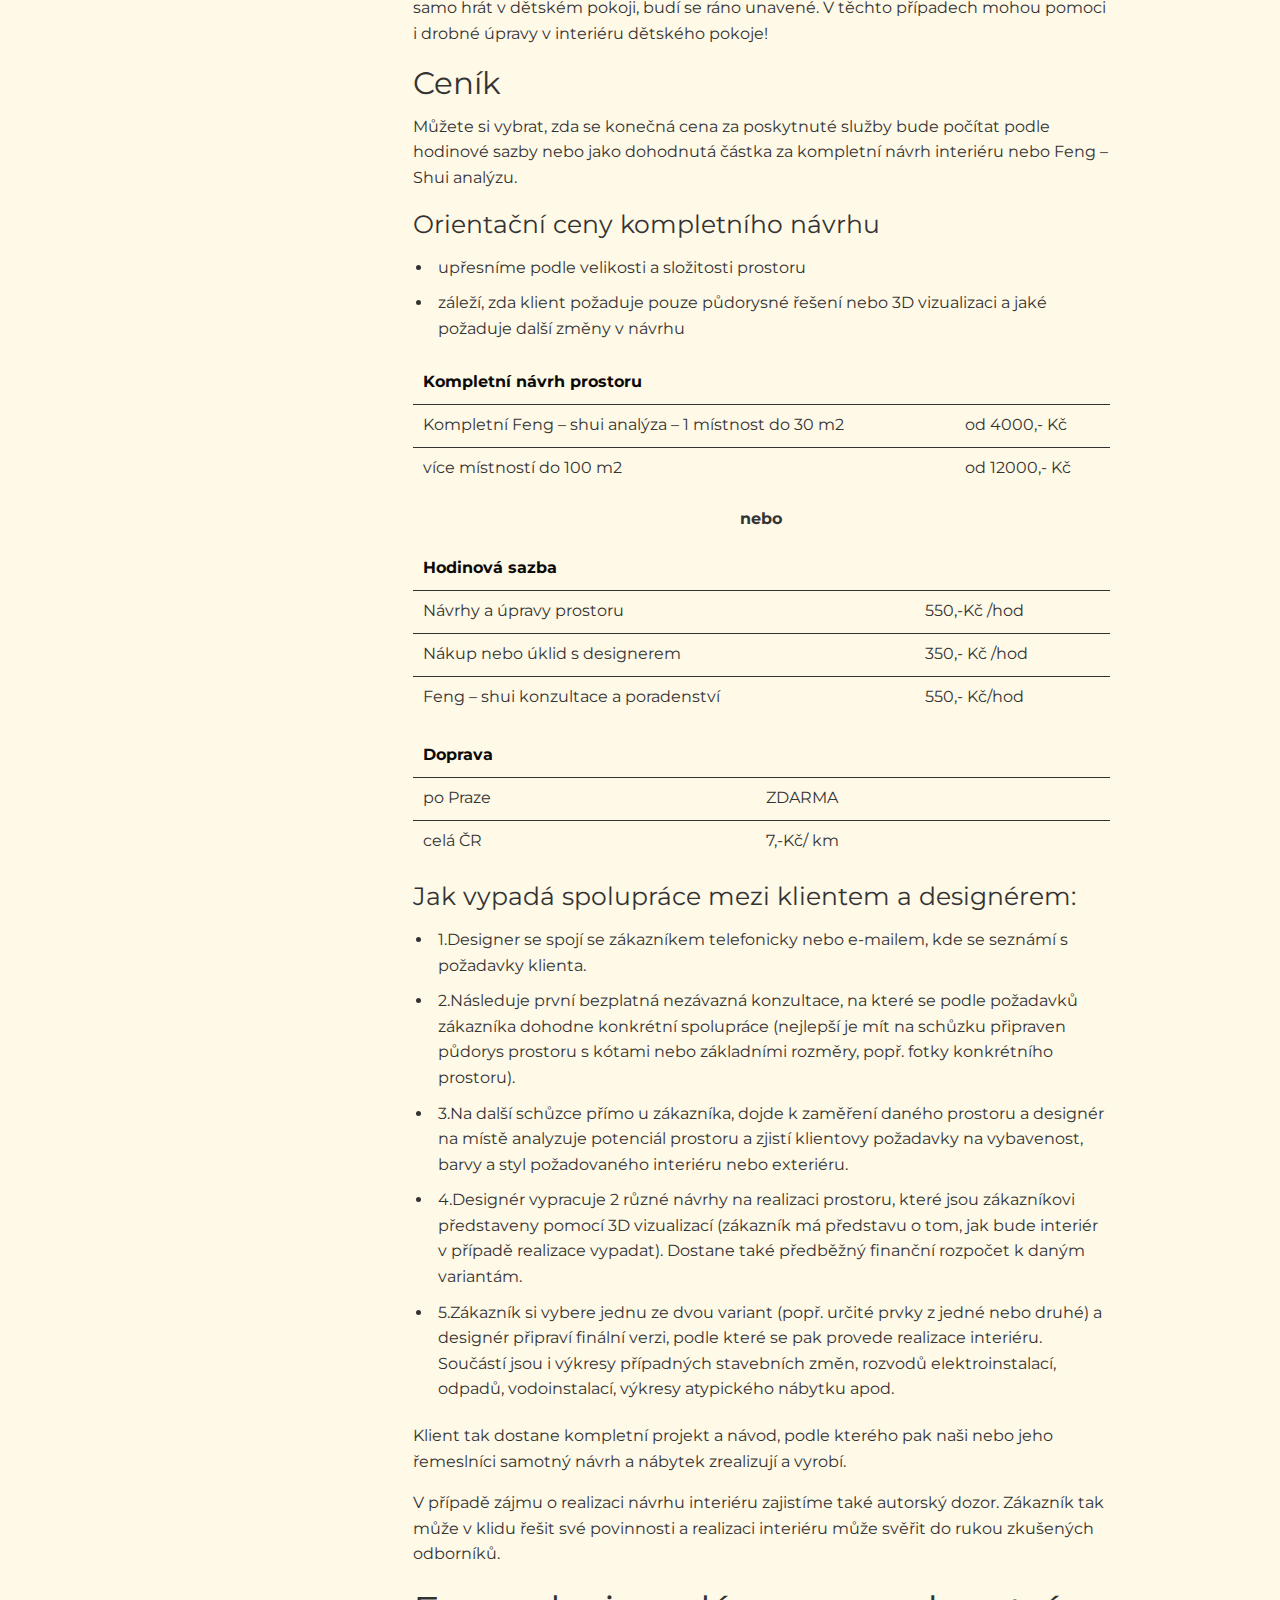
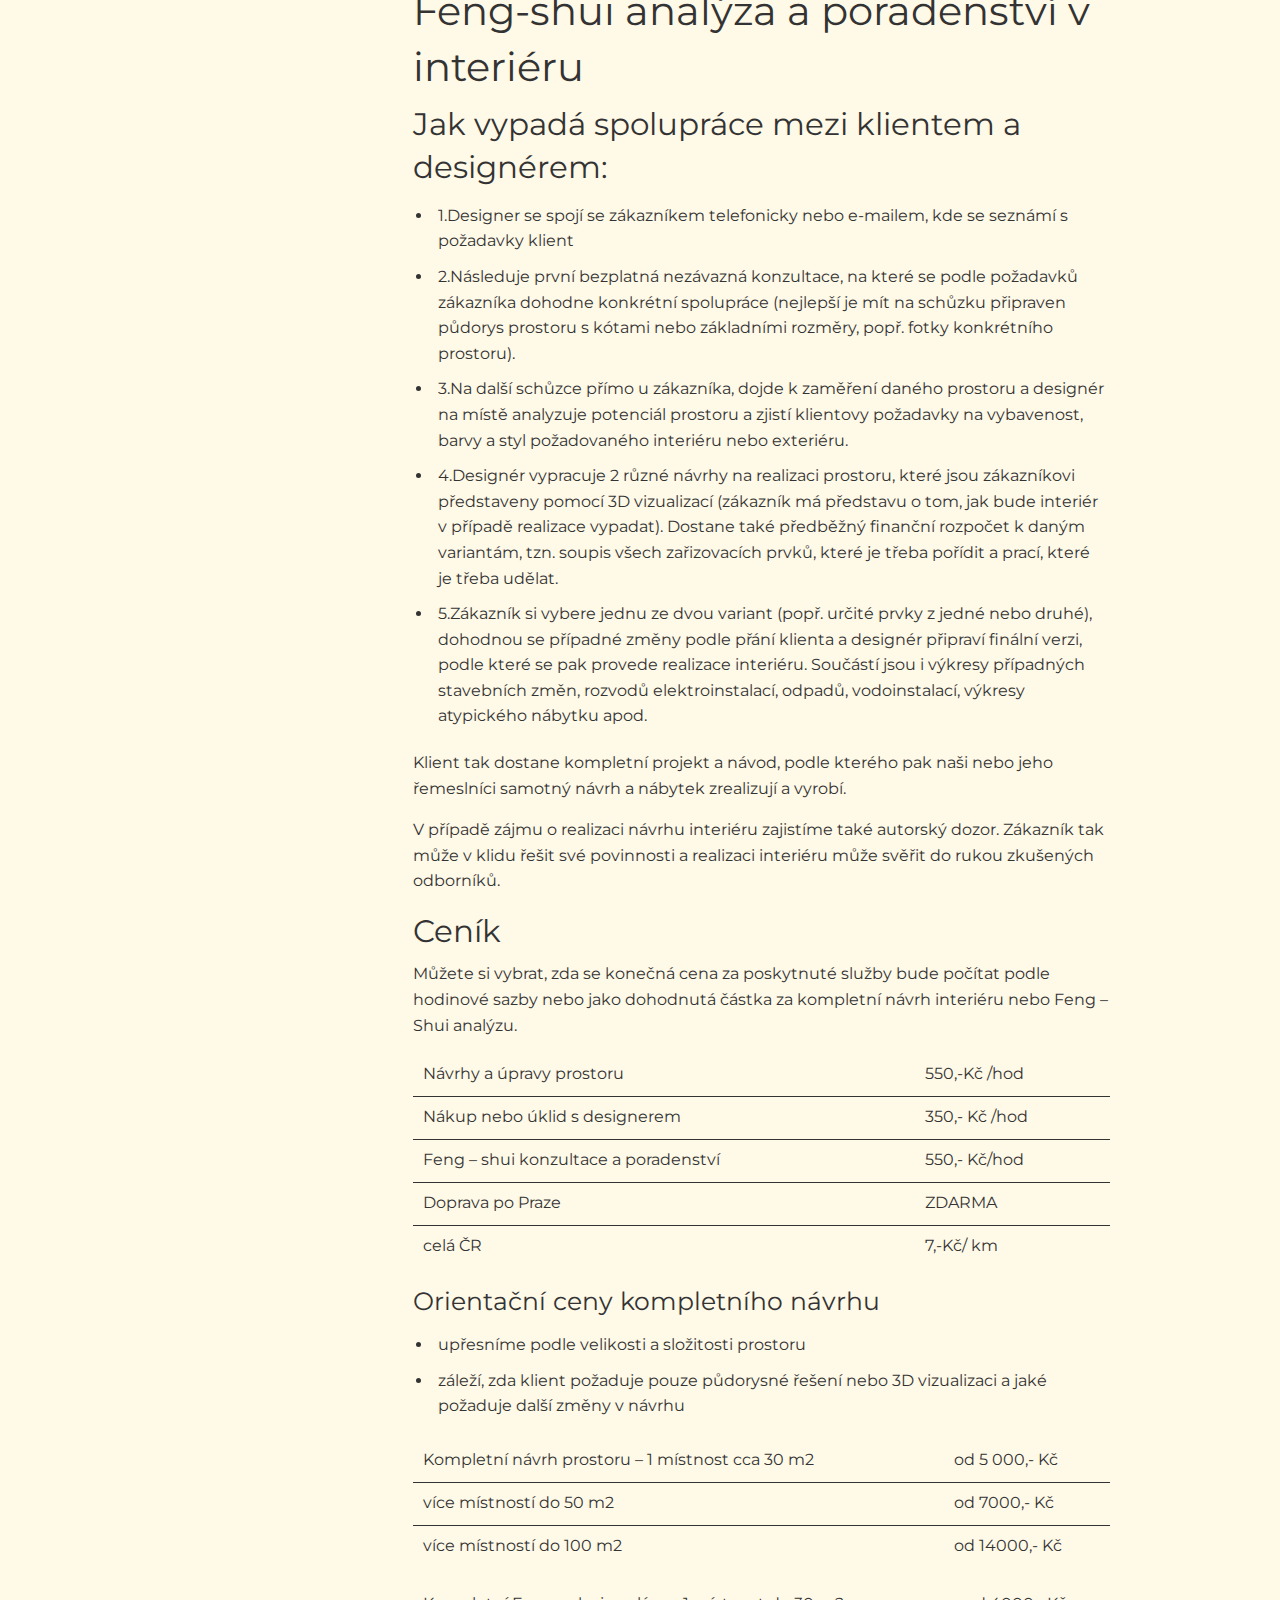
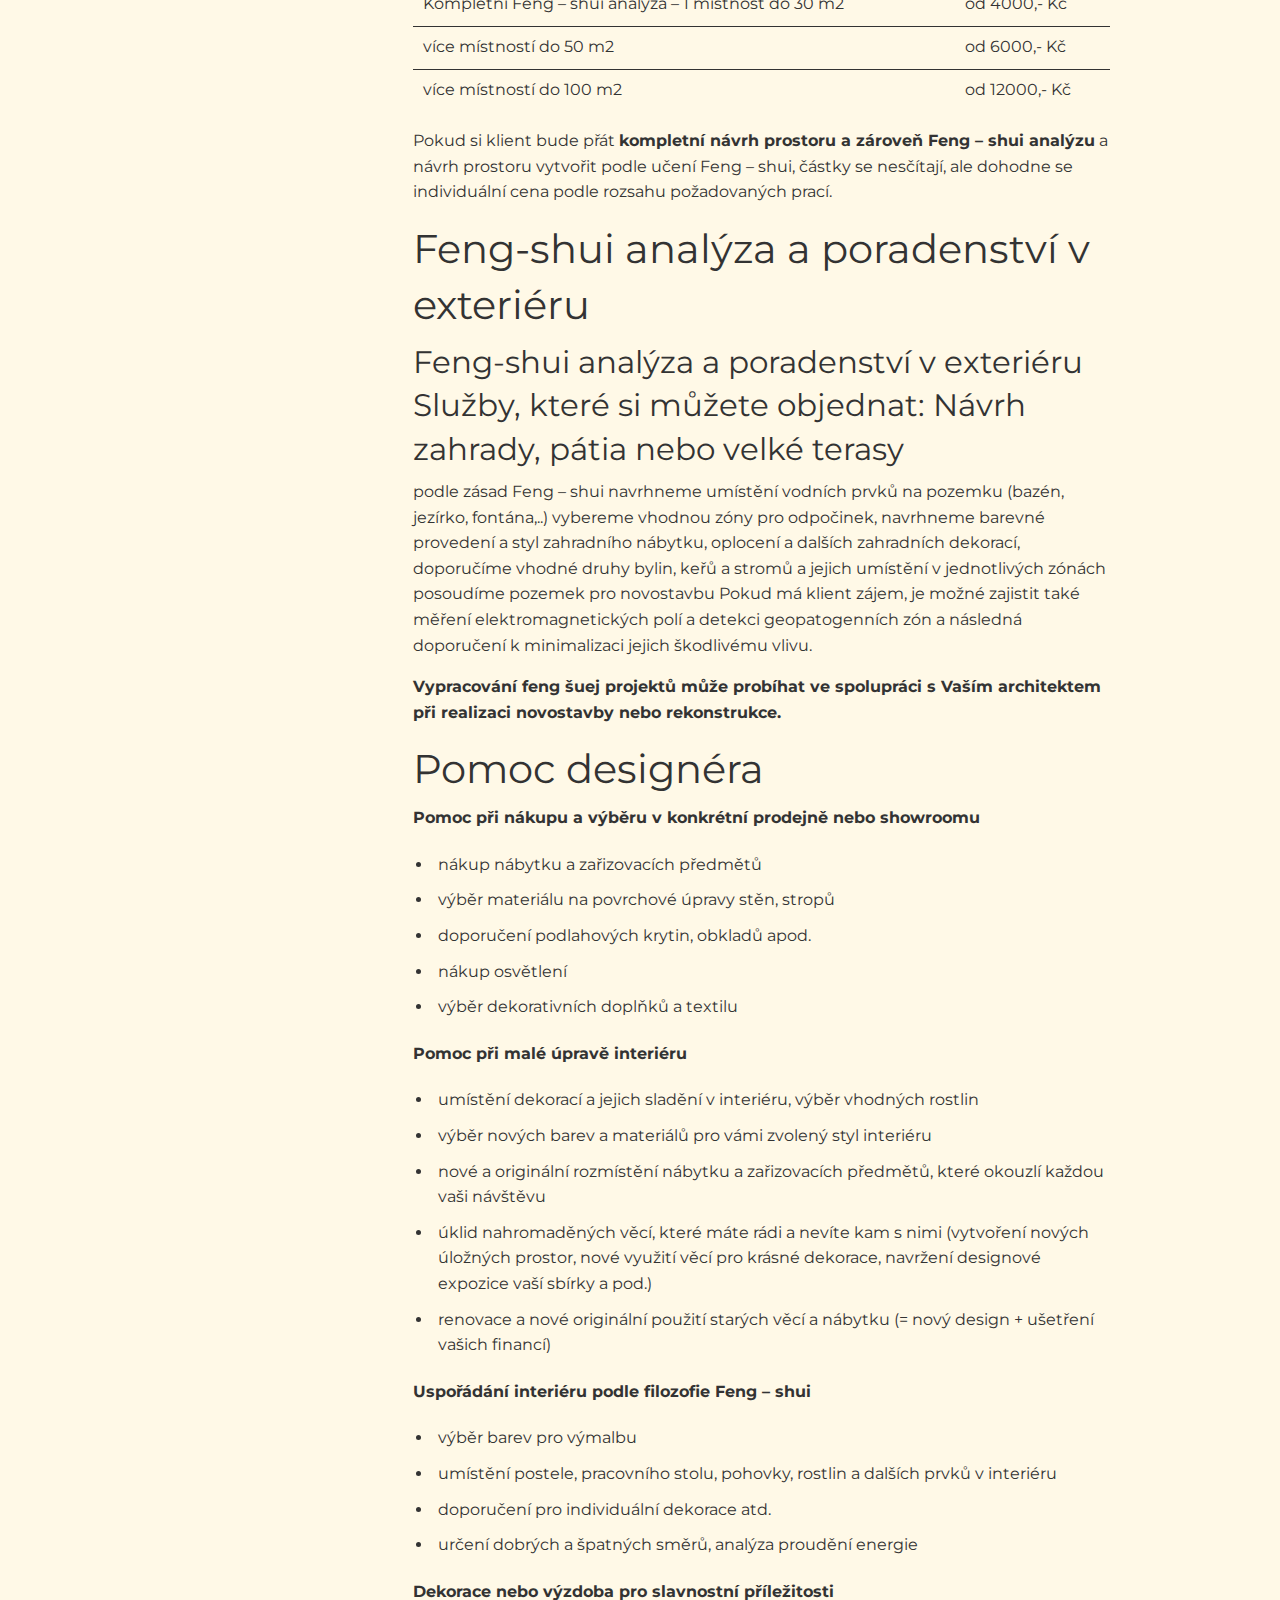
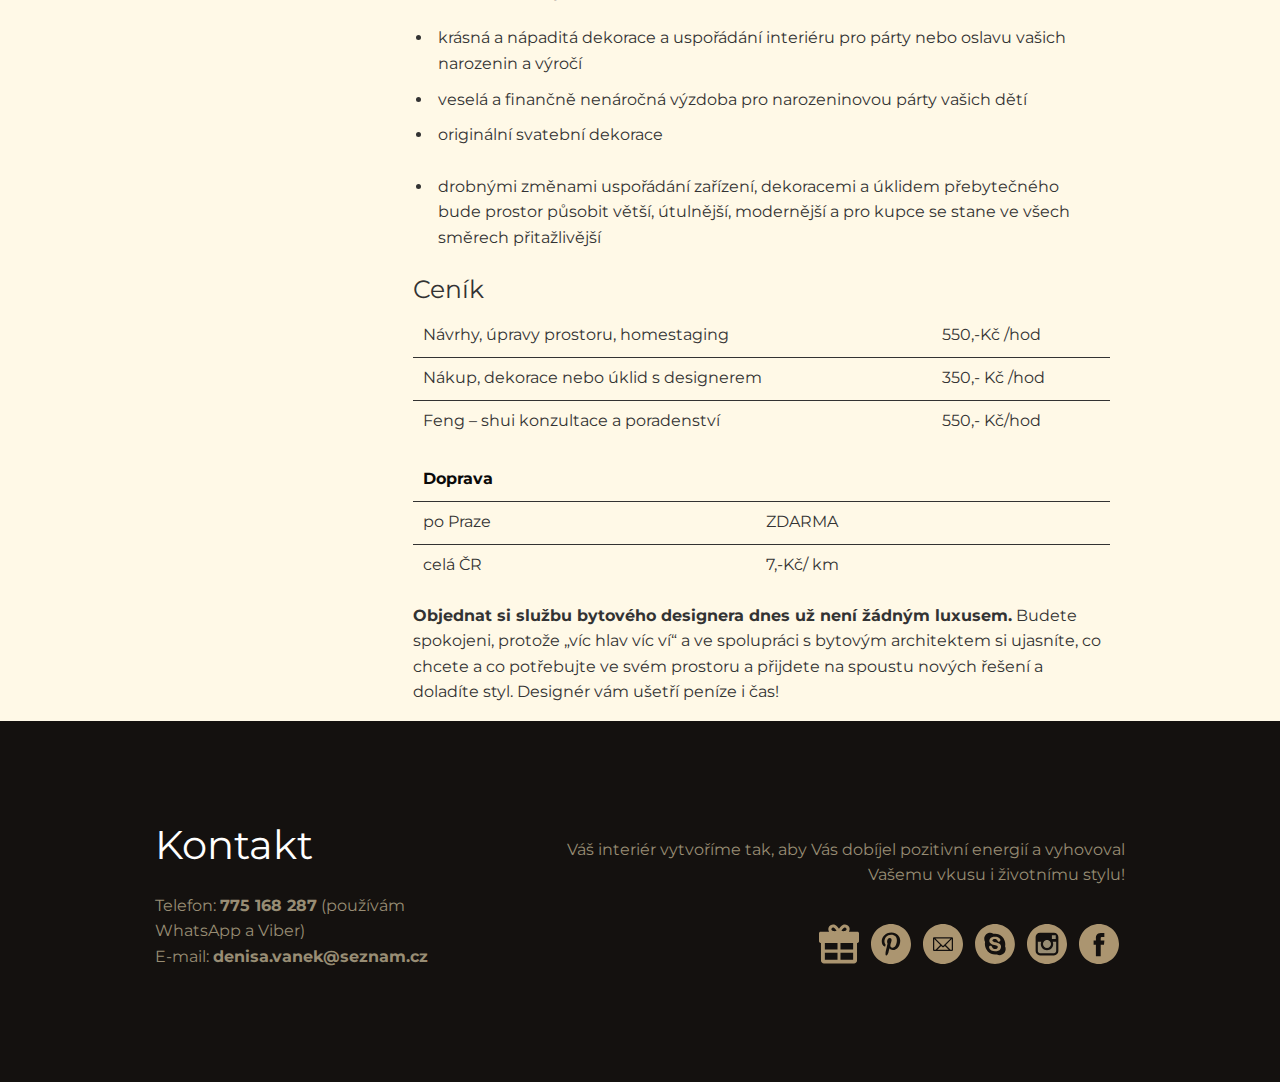
<file: sluzby.html>
<!DOCTYPE html>
<html lang="cs">

<head>
	<meta charset="UTF-8">
	<title>Sluzby</title>
	<meta name="viewport" content="width=device-width, initial-scale=1">
	<link rel="stylesheet" href="css/foundation.css">
	<link rel="stylesheet" href="css/styly.css">
	<link href="https://fonts.googleapis.com/css?family=Montserrat&amp;subset=latin-ext" rel="stylesheet">
</head>

<body>
	<!-- Horní-menu -->
	<div class="horni-menu">
		<header class="row expanded">
			<div class="column">
				<a href="/">
                    <img class="logo" src="images/white_logo.svg" alt="Moderni_prostor">
                </a>

				<ul class="menu">
					<li class="menu_button">
						<a href="index.html">Úvodní stránka</a>
					</li>
					<li class="menu_button">
						<a href="sluzby.html">Služby</a>
					</li>
					<li class="menu_button">
						<a href="fotogalerie.html">Fotogalerie</a>
					</li>
					<li class="menu_button">
						<a href="kontakt.html">Kontakt</a>
					</li>
					<li class="menu_button">
						<a href="novinky.html">Novinky</a>
					</li>
					<li class="menu_button">
						<a href="darkovy-poukaz.html">Dárkový Poukaz</a>
					</li>
					<li>
						<a href="#"><img class="vlajka" src="images/English.svg" alt=""></a>
					</li>
				</ul>
			</div>
		</header>
	</div>
	<!-- Konec - Horní-menu -->
	<main class="row column">
		<h1 class="nadpis_titulka h1_sluzby">Služby</h1>
		<section class="large-3 column">
		<nav class="navigace">
		<ul>
			<li><a href="#soukrome">Návrhy a design soukromých prostor</a></li>
			<li><a href="#komercni">Návrhy a design komerčních prostor</a></li>
			<li><a href="#detske">Návrhy a design dětských prostor</a></li>
			<li><a href="#interier">Feng-shui analýza a poradenství v interiéru</a></li>
			<li><a href="#exterier">Feng-shui analýza a poradenství v exteriéru</a></li>
			<li><a href="#designer">Pomoc designéra</a></li>
		</ul>
		</nav>
		</section>
		<article class="large-9 column">
			<h2 id="soukrome">Návrhy a design soukromých prostor</h2>
			<h4>Jak vypadá spolupráce mezi designérem a klientem:</h4>
			<ul class="li_padding">
				<li>1. Designer se spojí se zákazníkem telefonicky nebo e-mailem, kde se seznámí s požadavky klienta.</li>
				<li>2. Následuje první bezplatná nezávazná konzultace, na které se podle požadavků zákazníka dohodne konkrétní spolupráce (nejlepší je mít na schůzku připraven půdorys prostoru s kótami nebo základními rozměry, popř. fotky konkrétního prostoru).</li>
				<li>3. Na další schůzce přímo u zákazníka, dojde k zaměření daného prostoru a designér na místě analyzuje potenciál prostoru a zjistí klientovy požadavky na vybavenost, barvy a styl požadovaného interiéru nebo exteriéru.</li>
				<li>4. Designér vypracuje 2 různé návrhy na realizaci prostoru, které jsou zákazníkovi představeny pomocí 3D vizualizací (zákazník má představu o tom, jak bude interiér v případě realizace vypadat). Dostane také předběžný finanční rozpočet k daným variantám.</li>
				<li>5. Zákazník si vybere jednu ze dvou variant (popř. určité prvky z jedné nebo druhé) a designér připraví finální verzi, podle které se pak provede realizace interiéru. Součástí jsou i výkresy případných stavebních změn, rozvodů elektroinstalací, odpadů, vodoinstalací, výkresy atypického nábytku apod. Klient tak dostane kompletní projekt a návod, podle kterého pak naši nebo jeho řemeslníci samotný návrh a nábytek zrealizují a vyrobí.</li>
			</ul>
			<p><em>V případě zájmu o realizaci návrhu interiéru zajistíme také autorský dozor. Zákazník tak může v klidu řešit své povinnosti a realizaci interiéru může svěřit do rukou zkušených odborníků.</em></p>

			<h3>Ceník</h3>
			<p>Můžete si vybrat, zda se konečná cena za poskytnuté služby bude počítat podle hodinové sazby nebo jako dohodnutá částka za kompletní návrh interiéru nebo Feng – Shui analýzu.</p>

			<table>
				<tbody>
					<tr>
						<td>Návrhy a úpravy prostoru</td>
						<td>550,-Kč /hod</td>
					</tr>
					<tr>
						<td>Nákup nebo úklid s designerem</td>
						<td>350,- Kč /hod</td>
					</tr>
					<tr>
						<td>Feng – shui konzultace a poradenství</td>
						<td>550,- Kč/hod</td>
					</tr>
					<tr>
						<td>Doprava po Praze</td>
						<td>ZDARMA</td>
					</tr>
					<tr>
						<td>celá ČR</td>
						<td>7,-Kč/ km</td>
					</tr>
				</tbody>
			</table>

			<h3>Orientační ceny kompletního návrhu</h3>
			<ul class="li_padding">
				<li>upřesníme podle velikosti a složitosti prostoru</li>
				<li>záleží, zda klient požaduje pouze půdorysné řešení nebo 3D vizualizaci a jaké požaduje další změny v návrhu</li>
			</ul>

			<table>
				<tbody>
					<tr>
						<td>Kompletní návrh prostoru – 1 místnost cca 30 m2</td>
						<td>od 5 000,- Kč</td>
					</tr>
					<tr>
						<td>více místností do 50 m2</td>
						<td>od 7000,- Kč</td>
					</tr>
					<tr>
						<td>více místností do 100 m2</td>
						<td>od 14000,- Kč</td>
					</tr>
				</tbody>
			</table>
			<br>
			<table>
				<tbody>
					<tr>
						<td>Kompletní Feng – shui analýza – 1 místnost do 30 m2</td>
						<td>od 4000,- Kč</td>
					</tr>
					<tr>
						<td>více místností do 50 m2</td>
						<td>od 6000,- Kč</td>
					</tr>
					<tr>
						<td>více místností do 100 m2</td>
						<td>od 12000,- Kč</td>
					</tr>
				</tbody>
			</table>

			<p>Pokud si klient bude přát <strong>kompletní návrh prostoru a zároveň Feng – shui analýzu</strong> a návrh prostoru vytvořit podle učení Feng – shui, částky se nesčítají, ale dohodne se individuální cena podle rozsahu požadovaných prací.</p>

			<h2 id="komercni">Návrhy a design komerčních prostor</h2>
			<h3>Jaké služby si můžete objednat:</h3>
			<ul class="li_padding">
				<li>návrh moderní, funkční a estetické <strong>kanceláře</strong></li>
				<li>re-design staré kanceláře s maximálním využitím stávajícího vybavení, což ušetří nemálo peněz</li>
				<li>nový design pro vaši celou <strong>prodejnu</strong> nebo jen část <strong>obchodních prostor</strong></li>
				<li>návrh nového uspořádání a vybavení vaší <strong>provozovny</strong></li>
				<li>návrh vybavení a designu <strong>restaurace, baru nebo jídelny</strong></li>
				<li>nové vybavení a uspořádání prostor <strong>školky</strong> nebo <strong>dětského centra</strong></li>
				<li>úprava komerčních prostor podle učení Feng – shui</li>
			</ul>
			<p>Máte podnikatelský záměr, který však ztroskotává na nefunkčních prostorách pro práci, které nejenže neladí s osobností podnikatele, ale nepodporují ani vaši vizi a cíl? Nechte interiérového designera, aby vyjádřil váš záměr v nových prostorech a pomohl vám vybudovat funkční e krásné prostředí pro práci, které vás a vaše kolegy bude podporovat v práci a cestě k úspěchu. Na vašem pracovišti trávíte průměrně třetinu dne, a proto se vyplatí ho uspořádat nejen pro efektivní práci, ale též tak aby vás energeticky nevyčerpávalo.</p>
			<h3>Feng – shui pravidla a uspořádání prostoru vám a vašemu byznysu pomohou, pokud:</h3>
			<ul class="li_padding">
				<li>chcete podpořit efektivitu zaměstnanců na pracovišti</li>
				<li>chcete, aby se vaši zaměstnanci na pracovišti cítili příjemně a dobíjelo je pozitivní energií</li>
				<li>chcete zlepšit komunikaci, porozumění a vztahy ve vaší firmě</li>
				<li>chcete, aby prostor ve vaší firmě vyjadřoval hodnotu vaší práce a její poslání</li>
				<li>chcete, aby pracovní prostor podpořil vaši osobnost a vaše silné stránky</li>
				<li>chcete dosáhnout svých pracovních cílů a mít další nápady a nové vize</li>
				<li>chcete, aby se u vás zákazníci cítili dobře a rádi se k vám vraceli</li>
			</ul>
			<h3>Jak vypadá spolupráce mezi designérem a klientem:</h3>
			<ul class="li_padding">
				<li>1. Designer se spojí se zákazníkem telefonicky nebo e-mailem, kde se seznámí s požadavky klienta.</li>
				<li>2. Následuje první bezplatná nezávazná konzultace, na které se podle požadavků zákazníka dohodne konkrétní spolupráce (nejlepší je mít na schůzku připraven půdorys prostoru s kótami nebo základními rozměry, popř. fotky konkrétního prostoru).</li>
				<li>3. Na další schůzce přímo u zákazníka, dojde k zaměření daného prostoru a designér na místě analyzuje potenciál prostoru a zjistí klientovy požadavky na vybavenost, barvy a styl požadovaného interiéru nebo exteriéru.</li>
				<li>4. Designér vypracuje 2 různé návrhy na realizaci prostoru, které jsou zákazníkovi představeny pomocí 3D vizualizací (zákazník má představu o tom, jak bude interiér v případě realizace vypadat). Dostane také předběžný finanční rozpočet k daným variantám.</li>
				<li>5. Zákazník si vybere jednu ze dvou variant (popř. určité prvky z jedné nebo druhé) a designér připraví finální verzi, podle které se pak provede realizace interiéru. Součástí jsou i výkresy případných stavebních změn, rozvodů elektroinstalací, odpadů, vodoinstalací, výkresy atypického nábytku apod. Klient tak dostane kompletní projekt a návod, podle kterého pak naši nebo jeho řemeslníci samotný návrh a nábytek zrealizují a vyrobí.</li>
			</ul>
			<p><em>V případě zájmu o realizaci návrhu interiéru zajistíme také autorský dozor. Zákazník tak může v klidu řešit své povinnosti a realizaci interiéru může svěřit do rukou zkušených odborníků.</em></p>

			<h2 id="detske">Návrhy a design dětských prostor</h2>
			<h3>Navrhneme pro vaše děti pokojíček jejich snů,</h3>
			<ul class="li_padding">
				<li>aby vyjadřoval jejich osobnost a byl originálně řešený</li>
				<li>splňující jejich potřeby</li>
				<li>s příjemným místem ke spánku</li>
				<li>aby měl co nejvíc volného prostoru na hraní</li>
				<li>s dobře umístěným stolem</li>
				<li>poskytující hodně úložných prostor</li>
				<li>s výborným osvětlením</li>
				<li>aby se snadno uklízel a byl bezpečný</li>
			</ul>
			<p>Děti jsou pro nás to nejcennější, co máme a každý rodič se jim snaží poskytnout ten <strong>nejlepší prostor pro jejich vývoj</strong>. Nejen rodiče, příbuzní, kamarádi a škola,…..ale též prostor, ve kterém „bydlí“ ovlivňuje jejich rozvoj fyzický i psychický. - Dbáme o jejich vzdělání, vozíme nebo posíláme je do zájmových kroužků, ale podívejme se na jejich <strong>pracovní stůl</strong>, u kterého se připravují do školy, malují nebo si jen tak tvoří něco pro sebe. … Je uklizený a dobře osvětlený? Mají dost úložných prostor? Výšku židle a stolu adekvátní věku? Vydrží sedět déle v klidu u stolu při psaní úkolů? - Večer požadujeme, aby sami usínali a v noci se nebudili. … Zeptali jste se jich, zda se jim líbí jejich pokojík? Jestli se těší do své postýlky? Vstávají ráno z odpočaté a plné energie? I <strong>umístění postele</strong> na to může mít velký vliv! Děti jsou velmi citlivé i na použití barev. - Kupujeme jim spoustu hraček a chceme, aby se sami zabavili a hráli si ve svém pokoji. … Je v jejich pokoji dostatek místa na podlaze? Je teplá a příjemná? Mají dost <strong>úložných prostor na hračky a vlastní oblečení</strong>? Je pokojík vyzdobený podle jejich přání? Mají i jiné <strong>vybavení pokoje</strong> něž jen postel, skříň, stůl a židli? Třeba něco na houpaní (houpadlo nebo zavěšenou houpačku či lano), skluzavku, chyty na šplhání, žebřík, nějakou skrýš nebo stan, něco měkkého na válení nebo sezení (puf nebo sedací pytel)? Zeptejte se svých dětí (i teenagerů), co by si přáli mít ve svém prostoru. Pokud vás překvapí nebo si nebudete vědět rady, jsme tu pro vás, abychom jejich přání vyřešili. I v malém prostoru se dá vymyslet velká zábava a najít prostory pro ukládání. Starší děti už často chtějí “vlastní styl“, který vyjadřuje jejich osobnost a nejlépe vyhovuje jejich zájmům, sportovním aktivitám. Musíme brát také ohled na rozdílné potřeby, pokud pokoj sdílejí sourozenci s větším věkovým rozdílem a jinými potřebami. Pokud jsou vaše děti citlivé, doporučujeme návrh pokojíku podle učení Feng – shui, které podpoří jejich dobrou energii. Neváhejte v případě, že vaše dítě špatně spí, nevydrží sedět u stolu, odmítá si samo hrát v dětském pokoji, budí se ráno unavené. V těchto případech mohou pomoci i drobné úpravy v interiéru dětského pokoje!</p>
			<h3>Ceník</h3>
			<p>Můžete si vybrat, zda se konečná cena za poskytnuté služby bude počítat podle hodinové sazby nebo jako dohodnutá částka za kompletní návrh interiéru nebo Feng – Shui analýzu.</p>
			<h4>Orientační ceny kompletního návrhu</h4>
			<ul class="li_padding">
				<li>upřesníme podle velikosti a složitosti prostoru</li>
				<li>záleží, zda klient požaduje pouze půdorysné řešení nebo 3D vizualizaci a jaké požaduje další změny v návrhu</li>
			</ul>
			<table>
				<thead>
					<tr>
						<td>Kompletní návrh prostoru </td>
						<td></td>
					</tr>
				</thead>
				<tbody>
					<tr>
						<td>Kompletní Feng – shui analýza – 1 místnost do 30 m2</td>
						<td>od 4000,- Kč</td>
					</tr>
					<tr>
						<td>více místností do 100 m2</td>
						<td>od 12000,- Kč</td>
					</tr>
				</tbody>
			</table>

			<p class="doprostred"><strong>nebo</strong></p>

			<table>
				<thead>
					<tr>
						<td>Hodinová sazba</td>
						<td></td>
					</tr>
				</thead>
				<tbody>
					<tr>
						<td>Návrhy a úpravy prostoru</td>
						<td>550,-Kč /hod</td>
					</tr>
					<tr>
						<td>Nákup nebo úklid s designerem</td>
						<td>350,- Kč /hod</td>
					</tr>
					<tr>
						<td>Feng – shui konzultace a poradenství</td>
						<td>550,- Kč/hod</td>
					</tr>
				</tbody>
			</table>

			<table>
				<thead>
					<tr>
						<td>Doprava</td>
						<td></td>
					</tr>
				</thead>
				<tbody>
					<tr>
						<td>po Praze</td>
						<td>ZDARMA</td>
					</tr>
					<tr>
						<td>celá ČR</td>
						<td>7,-Kč/ km</td>
					</tr>
				</tbody>
			</table>

			<h4>Jak vypadá spolupráce mezi klientem a designérem:</h4>
			<ul class="li_padding">
				<li>1.Designer se spojí se zákazníkem telefonicky nebo e-mailem, kde se seznámí s požadavky klienta.</li>
				<li>2.Následuje první bezplatná nezávazná konzultace, na které se podle požadavků zákazníka dohodne konkrétní spolupráce (nejlepší je mít na schůzku připraven půdorys prostoru s kótami nebo základními rozměry, popř. fotky konkrétního prostoru).</li>
				<li>3.Na další schůzce přímo u zákazníka, dojde k zaměření daného prostoru a designér na místě analyzuje potenciál prostoru a zjistí klientovy požadavky na vybavenost, barvy a styl požadovaného interiéru nebo exteriéru.</li>
				<li>4.Designér vypracuje 2 různé návrhy na realizaci prostoru, které jsou zákazníkovi představeny pomocí 3D vizualizací (zákazník má představu o tom, jak bude interiér v případě realizace vypadat). Dostane také předběžný finanční rozpočet k daným variantám.</li>
				<li>5.Zákazník si vybere jednu ze dvou variant (popř. určité prvky z jedné nebo druhé) a designér připraví finální verzi, podle které se pak provede realizace interiéru. Součástí jsou i výkresy případných stavebních změn, rozvodů elektroinstalací, odpadů, vodoinstalací, výkresy atypického nábytku apod.</li>
			</ul>
			<p>Klient tak dostane kompletní projekt a návod, podle kterého pak naši nebo jeho řemeslníci samotný návrh a nábytek zrealizují a vyrobí.</p>
			<p>V případě zájmu o realizaci návrhu interiéru zajistíme také autorský dozor. Zákazník tak může v klidu řešit své povinnosti a realizaci interiéru může svěřit do rukou zkušených odborníků.</p>

			<h2 id="interier">Feng-shui analýza a poradenství v interiéru</h2>
			<h3>Jak vypadá spolupráce mezi klientem a designérem:</h3>
			<ul class="li_padding">
				<li>1.Designer se spojí se zákazníkem telefonicky nebo e-mailem, kde se seznámí s požadavky klient</li>
				<li>2.Následuje první bezplatná nezávazná konzultace, na které se podle požadavků zákazníka dohodne konkrétní spolupráce (nejlepší je mít na schůzku připraven půdorys prostoru s kótami nebo základními rozměry, popř. fotky konkrétního prostoru).</li>
				<li>3.Na další schůzce přímo u zákazníka, dojde k zaměření daného prostoru a designér na místě analyzuje potenciál prostoru a zjistí klientovy požadavky na vybavenost, barvy a styl požadovaného interiéru nebo exteriéru.</li>
				<li>4.Designér vypracuje 2 různé návrhy na realizaci prostoru, které jsou zákazníkovi představeny pomocí 3D vizualizací (zákazník má představu o tom, jak bude interiér v případě realizace vypadat). Dostane také předběžný finanční rozpočet k daným variantám, tzn. soupis všech zařizovacích prvků, které je třeba pořídit a prací, které je třeba udělat.</li>
				<li>5.Zákazník si vybere jednu ze dvou variant (popř. určité prvky z jedné nebo druhé), dohodnou se případné změny podle přání klienta a designér připraví finální verzi, podle které se pak provede realizace interiéru. Součástí jsou i výkresy případných stavebních změn, rozvodů elektroinstalací, odpadů, vodoinstalací, výkresy atypického nábytku apod.</li>
			</ul>
			<p>Klient tak dostane kompletní projekt a návod, podle kterého pak naši nebo jeho řemeslníci samotný návrh a nábytek zrealizují a vyrobí.</p>
			<p>V případě zájmu o realizaci návrhu interiéru zajistíme také autorský dozor. Zákazník tak může v klidu řešit své povinnosti a realizaci interiéru může svěřit do rukou zkušených odborníků.</p>
			<h3>Ceník</h3>
			<p>Můžete si vybrat, zda se konečná cena za poskytnuté služby bude počítat podle hodinové sazby nebo jako dohodnutá částka za kompletní návrh interiéru nebo Feng – Shui analýzu.</p>
			<table>
				<tbody>
					<tr>
						<td>Návrhy a úpravy prostoru</td>
						<td>550,-Kč /hod</td>
					</tr>
					<tr>
						<td>Nákup nebo úklid s designerem</td>
						<td>350,- Kč /hod</td>
					</tr>
					<tr>
						<td>Feng – shui konzultace a poradenství</td>
						<td>550,- Kč/hod</td>
					</tr>
					<tr>
						<td>Doprava po Praze</td>
						<td>ZDARMA</td>
					</tr>
					<tr>
						<td>celá ČR</td>
						<td>7,-Kč/ km</td>
					</tr>
				</tbody>
			</table>
			<h4>Orientační ceny kompletního návrhu</h4>
			<ul class="li_padding">
				<li>upřesníme podle velikosti a složitosti prostoru</li>
				<li>záleží, zda klient požaduje pouze půdorysné řešení nebo 3D vizualizaci a jaké požaduje další změny v návrhu</li>
			</ul>
			<table>
				<tbody>
					<tr>
						<td>Kompletní návrh prostoru – 1 místnost cca 30 m2</td>
						<td>od 5 000,- Kč</td>
					</tr>
					<tr>
						<td>více místností do 50 m2</td>
						<td>od 7000,- Kč</td>
					</tr>
					<tr>
						<td>více místností do 100 m2</td>
						<td>od 14000,- Kč</td>
					</tr>
				</tbody>
			</table>

			<table>
				<tbody>
					<tr>
						<td>Kompletní Feng – shui analýza – 1 místnost do 30 m2</td>
						<td>od 4000,- Kč</td>
					</tr>
					<tr>
						<td>více místností do 50 m2</td>
						<td>od 6000,- Kč</td>
					</tr>
					<tr>
						<td>více místností do 100 m2</td>
						<td>od 12000,- Kč</td>
					</tr>
				</tbody>
			</table>
			<p>Pokud si klient bude přát <strong>kompletní návrh prostoru a zároveň Feng – shui analýzu</strong> a návrh prostoru vytvořit podle učení Feng – shui, částky se nesčítají, ale dohodne se individuální cena podle rozsahu požadovaných prací.</p>

			<h2 id="exterier">Feng-shui analýza a poradenství v exteriéru</h2>
			<h3>Feng-shui analýza a poradenství v exteriéru Služby, které si můžete objednat: Návrh zahrady, pátia nebo velké terasy</h3>
			<p>podle zásad Feng – shui navrhneme umístění vodních prvků na pozemku (bazén, jezírko, fontána,..) vybereme vhodnou zóny pro odpočinek, navrhneme barevné provedení a styl zahradního nábytku, oplocení a dalších zahradních dekorací, doporučíme vhodné druhy bylin, keřů a stromů a jejich umístění v jednotlivých zónách posoudíme pozemek pro novostavbu Pokud má klient zájem, je možné zajistit také měření elektromagnetických polí a detekci geopatogenních zón a následná doporučení k minimalizaci jejich škodlivému vlivu.</p>
			<p><strong>Vypracování feng šuej projektů může probíhat ve spolupráci s Vaším architektem při realizaci novostavby nebo rekonstrukce.</strong></p>

			<h2 id="designer">Pomoc designéra</h2>
			<p><strong>Pomoc při nákupu a výběru v konkrétní prodejně nebo showroomu</strong></p>
			<ul class="li_padding">
				<li>nákup nábytku a zařizovacích předmětů</li>
				<li>výběr materiálu na povrchové úpravy stěn, stropů</li>
				<li>doporučení podlahových krytin, obkladů apod.</li>
				<li>nákup osvětlení</li>
				<li>výběr dekorativních doplňků a textilu</li>
			</ul>

			<p><strong>Pomoc při malé úpravě interiéru</strong></p>
			<ul class="li_padding">
				<li>umístění dekorací a jejich sladění v interiéru, výběr vhodných rostlin</li>
				<li>výběr nových barev a materiálů pro vámi zvolený styl interiéru</li>
				<li>nové a originální rozmístění nábytku a zařizovacích předmětů, které okouzlí každou vaši návštěvu</li>
				<li>úklid nahromaděných věcí, které máte rádi a nevíte kam s nimi (vytvoření nových úložných prostor, nové využití věcí pro krásné dekorace, navržení designové expozice vaší sbírky a pod.)</li>
				<li>renovace a nové originální použití starých věcí a nábytku (= nový design + ušetření vašich financí)</li>
			</ul>

			<p><strong>Uspořádání interiéru podle filozofie Feng – shui</strong></p>
			<ul class="li_padding">
				<li>výběr barev pro výmalbu</li>
				<li>umístění postele, pracovního stolu, pohovky, rostlin a dalších prvků v interiéru</li>
				<li>doporučení pro individuální dekorace atd.</li>
				<li>určení dobrých a špatných směrů, analýza proudění energie</li>
			</ul>

			<p><strong>Dekorace nebo výzdoba pro slavnostní příležitosti</strong></p>
			<ul class="li_padding">
				<li>krásná a nápaditá dekorace a uspořádání interiéru pro párty nebo oslavu vašich narozenin a výročí</li>
				<li>veselá a finančně nenáročná výzdoba pro narozeninovou párty vašich dětí</li>
				<li>originální svatební dekorace</li>
			</ul>

			<ul class="li_padding">
				<li>drobnými změnami uspořádání zařízení, dekoracemi a úklidem přebytečného bude prostor působit větší, útulnější, modernější a pro kupce se stane ve všech směrech přitažlivější
				</li>
			</ul>
			<h4>Ceník</h4>
			<table>
				<tbody>
					<tr>
						<td>Návrhy, úpravy prostoru, homestaging</td>
						<td>550,-Kč /hod</td>
					</tr>
					<tr>
						<td>Nákup, dekorace nebo úklid s designerem</td>
						<td>350,- Kč /hod</td>
					</tr>
					<tr>
						<td>Feng – shui konzultace a poradenství</td>
						<td>550,- Kč/hod</td>
					</tr>
				</tbody>
			</table>

			<table>
				<thead>
					<tr>
						<td>Doprava</td>
						<td></td>
					</tr>
				</thead>
				<tbody>
					<tr>
						<td>po Praze</td>
						<td>ZDARMA</td>
					</tr>
					<tr>
						<td>celá ČR</td>
						<td>7,-Kč/ km</td>
					</tr>
				</tbody>
			</table>

			<p><strong>Objednat si službu bytového designera dnes už není žádným luxusem.</strong> Budete spokojeni, protože „víc hlav víc ví“ a ve spolupráci s bytovým architektem si ujasníte, co chcete a co potřebujte ve svém prostoru a přijdete na spoustu nových řešení a doladíte styl. Designér vám ušetří peníze i čas!</p>
		</article>
	</main>




	<footer class="p-tb">
		<div class="kontakt row">
			<div class="medium-4 column kontaktinfo">
				<h2>Kontakt</h2>
				<p>Telefon:
					<strong>775 168 287</strong> (používám WhatsApp a Viber)
					<br> E-mail:
					<strong>denisa.vanek@seznam.cz</strong>
				</p>
			</div>

			<div class="medium-8 column moto">
				<p>Váš interiér vytvoříme tak, aby Vás dobíjel pozitivní energií a vyhovoval
					<br> Vašemu vkusu i životnímu stylu!</p>

				<div class="socialsites">

					<a href="https://www.facebook.com/denisa.vanek">
                        <img src="images/facebook.svg" alt="Logo Facebooku">
                    </a>
                    
					<a href="https://www.instagram.com/denisa.vanek/">
						<img src="images/instagram-logo.svg" alt="Logo Instagramu">
					</a>
					<a href="skype:denisa.vanek?call">
                        <img src="images/skype1.svg" alt="Logo Skypu">
                    </a>

					<a href="kontakt.html">
                        <img src="images/email.svg" alt="Logo Emailu">
                    </a>

					<a href="https://cz.pinterest.com/denisavanek/">
                        <img src="images/pinterest.svg" alt="Logo Pinterestu">
                    </a>

					<a href="darkovy-poukaz.html">
                        <img src="images/voucher.svg" alt="Logo Vouchru darkový poukaz">
                    </a>
				</div>
			</div>
		</div>
	</footer>




</body>

</html>
</file>
<file: css/styly.css>
/* STYLY NA ÚVOD */

body {
    font-family: 'Montserrat', sans-serif;
    color: #333;
    /* background-image: url(/images/background.png) */
    background-color: #fff9e7;
}

.horni-menu {
    background-color: #271b11;
    padding-top: 15px;
    padding-bottom: 15px;
}

.logo {
    float: left;
    max-width: 350px;
    box-sizing: border-box;
    padding-top: 3px;
}

.menu {
    font-size: 0.8em;
    float: right;
}

.menu_button a {
    color: white;
    font-size: 1.3em;
    padding: 20px;
}

.menu_button a:hover {
    color: #eeb111;
}

.vlajka {
	min-width: 40px;
}

img {
    max-width: 100%;
}

.p-tb {
    padding-top: 6rem;
    padding-bottom: 6rem;
}

main a h2 {
    color: #fff;
	padding-top: 80px;
    padding-bottom: 80px;
}

.kameny {
    background-image: url(../images/kameny_pozadi.jpg)
}

a:focus h2,
a:hover h2 {
    color: #fff;
}

h1,
h2,
h3,
h4,
h5 {
    font-family: 'Montserrat', sans-serif;
}

/* HERO */

.uvodni_obrazek {
    width: 100%;
    background: url(../images/slider_pozadi.jpg);
    background-repeat: no-repeat;
    background-size: cover;
    padding-top: 40%;
    /* 16:9 Aspect Ratio */
}

.hero_uvod {
    text-align-last: center;
    font-family: 'Montserrat', sans-serif;
    padding-top: 10rem;
    padding-bottom: 10rem;
}

.hero_uvod p {
    font-size: 2.5em;
    color: #000;
    background: rgba(255, 215, 0, 0.7);
    text-align: center;
    padding: 0px 20px 10px 20px;
}

.hero_uvod h1 {
    font-family: 'Montserrat', sans-serif;
    font-weight: bold;
    color: #000;
    background: rgba(238, 177, 17, 0.7);
    margin-bottom: 0;
    line-height: 3.5rem;
    display: inline-block;
    padding: 10px 20px;
}

.hero2 {
    background-color: #ab9570;
}

.hero2 h2 {
    color: #413a29;
}

.hero_text {
    width: 100%;
    background-size: cover;
    text-align: center;
    color: #eeb111;
}

.hero_text p {
    font-size: 1.5em;
    color: white;
    margin: 0;
}

.hlavni-tlacitka h2 {
    padding-top: 200px;
    padding-bottom: 200px;
    text-align: center;
}

.hlavni-tlacitka .obal {
    overflow: hidden;
}

.hlavni-tlacitka .column {
    padding: 0;
}

.hlavni-tlacitka h2 {
    margin: 0;
}

.hlavni-tlacitka a {
    display: block;
    background-repeat: no-repeat;
    background-size: cover;
    background-color: gray;
    background-blend-mode: luminosity;
    transition: all 0.3s;
}

.hlavni-tlacitka a:hover {
    -webkit-transform: scale(1.05, 1.05);
    transform: scale(1.05, 1.05);
    cursor: pointer;
    background-blend-mode: normal;
}

.soukrome {
    background: url(../images/soukromy1.jpg);
}

.komercni {
    background: url(../images/komercni1.jpg);
}

/*
.soukrome {
    filter: gray;
    -webkit-filter: grayscale(1);
    -webkit-transition: all .1s ease-in-out;
    background: url(../images/soukromy1.jpg);
    background-repeat: no-repeat;
    background-size: cover;
}

.soukrome:hover {
    filter: none;
    -webkit-filter: grayscale(0);
    -webkit-transform: scale(1.01);
}

.komercni {
    filter: gray;
    -webkit-filter: grayscale(1);
    -webkit-transition: all .1s ease-in-out;
    background: url(../images/komercni1.jpg);
    background-repeat: no-repeat;
    background-size: cover;
}

.komercni:hover {
    filter: none;
    -webkit-filter: grayscale(0);
    -webkit-transform: scale(1.01);
}
*/

.novinky {
    clear: both;
}

.novinky_text a h3 {
    border-bottom: 1px solid #eadfc9;
    color: #574b42;
    margin-bottom: 12px;
    padding-bottom: 10px;
}

.novinky_text {
    margin-bottom: 40px;
    padding-top: 40px;
    color: #000;
}

.novinky_text a h2 {
    padding-top: 40px;
}

.novinky_img {
    padding: 5px;
    border: 1px solid #eadfc9;
    background-color: #eadfc9;
}

.novinky_pozadi {
    background-color: #f5ebd9;
}

.topodsazeni {
    padding-top: 20px;
    background-color: #14110f;
}

.galerie {
    padding: 0;
}

img .column .galerie {
    padding: 0;
}

footer {
    background-color: #14110f;
    color: #988d74;
    padding: 20px;
}

.pata {
    float: left;
}

.kontakt h2 {
    margin-bottom: 0px;
    color: white;
}

.kontakt p {
    padding-top: 20px;
}

.moto {
    text-align: right;
}

.socialsites a {
    float: right;
}

.socialsites img {
    max-width: 3.25rem;
    padding: 6px;
    padding-top: 20px;
}

.socialsites img:hover {
    transform: scale(1.1);
}

.facebook,
.skype,
.email,
.pinterest,
.darek {
    padding: 5px;
    fill: white;
}

.cf:before,
.cf:after {
    content: " ";
    /* 1 */
    display: table;
    /* 2 */
}

.cf:after {
    clear: both;
}

.cf {
    *zoom: 1;
}


.chci_vice  a{
    color: #3c2f2f;
}

.chci_vice a:hover {
    color: #eeb111;
}

/* STYLY NA ÚVOD */

/* STYLY NA SLUŽBY */

.nadpis_titulka {
    text-align: center;
    padding-top:20px
}

table thead,
table tbody,
table tfoot {
    border: none;
    background-color: #fefefe;
}

table {
    border: none;
}

tr {
    border: none;
}

td {
    background-color: #fff9e7;
    border-bottom: 1px solid #333;
    padding: 20px;
}

.li_padding li {
    padding: 5px;
}

.doprostred {
    text-align: center;
}

tbody tr:last-child td {
    border: none;
}

.kulaty {
    border-radius: 3px;
}


.article {
    padding-top: 80px;
}

.article:first-of-type {
    padding-top: 0;
}

.odkaz_realizace {
    text-align: center;
    background-color: #ab9570;
    margin: 0;
    padding: 10px;
}

.odkaz_realizace a {
    color: #333;
}

.odkaz_realizace a:hover {
    color: #eeb111;
}

.button {
    background-color: #14110f;
}
    
.button:hover {
    background-color: #ab9570;
    }

.navigace {
	background-color: #ab9570;
	padding: 10px;
	border-radius: 2px;
}

.navigace ul {
	color: white;
}

.navigace li {
	padding-top: 10px;
}

.navigace li a {
	color: white;
}
.navigace li a:hover {
	color: #eeb111;
}

/* STYLY NA SLUŽBY */

/* STYLY NA NOVINKY */

.novinky__clanek {
	padding-top: 80px;
}

.novinky__clanek__text {
	margin-bottom: 0;
	padding-top: 0;
}

.h2_kontakt {
    padding-top:20px
}

.h1_kontakt {
    padding-top:20px
}
</file>
